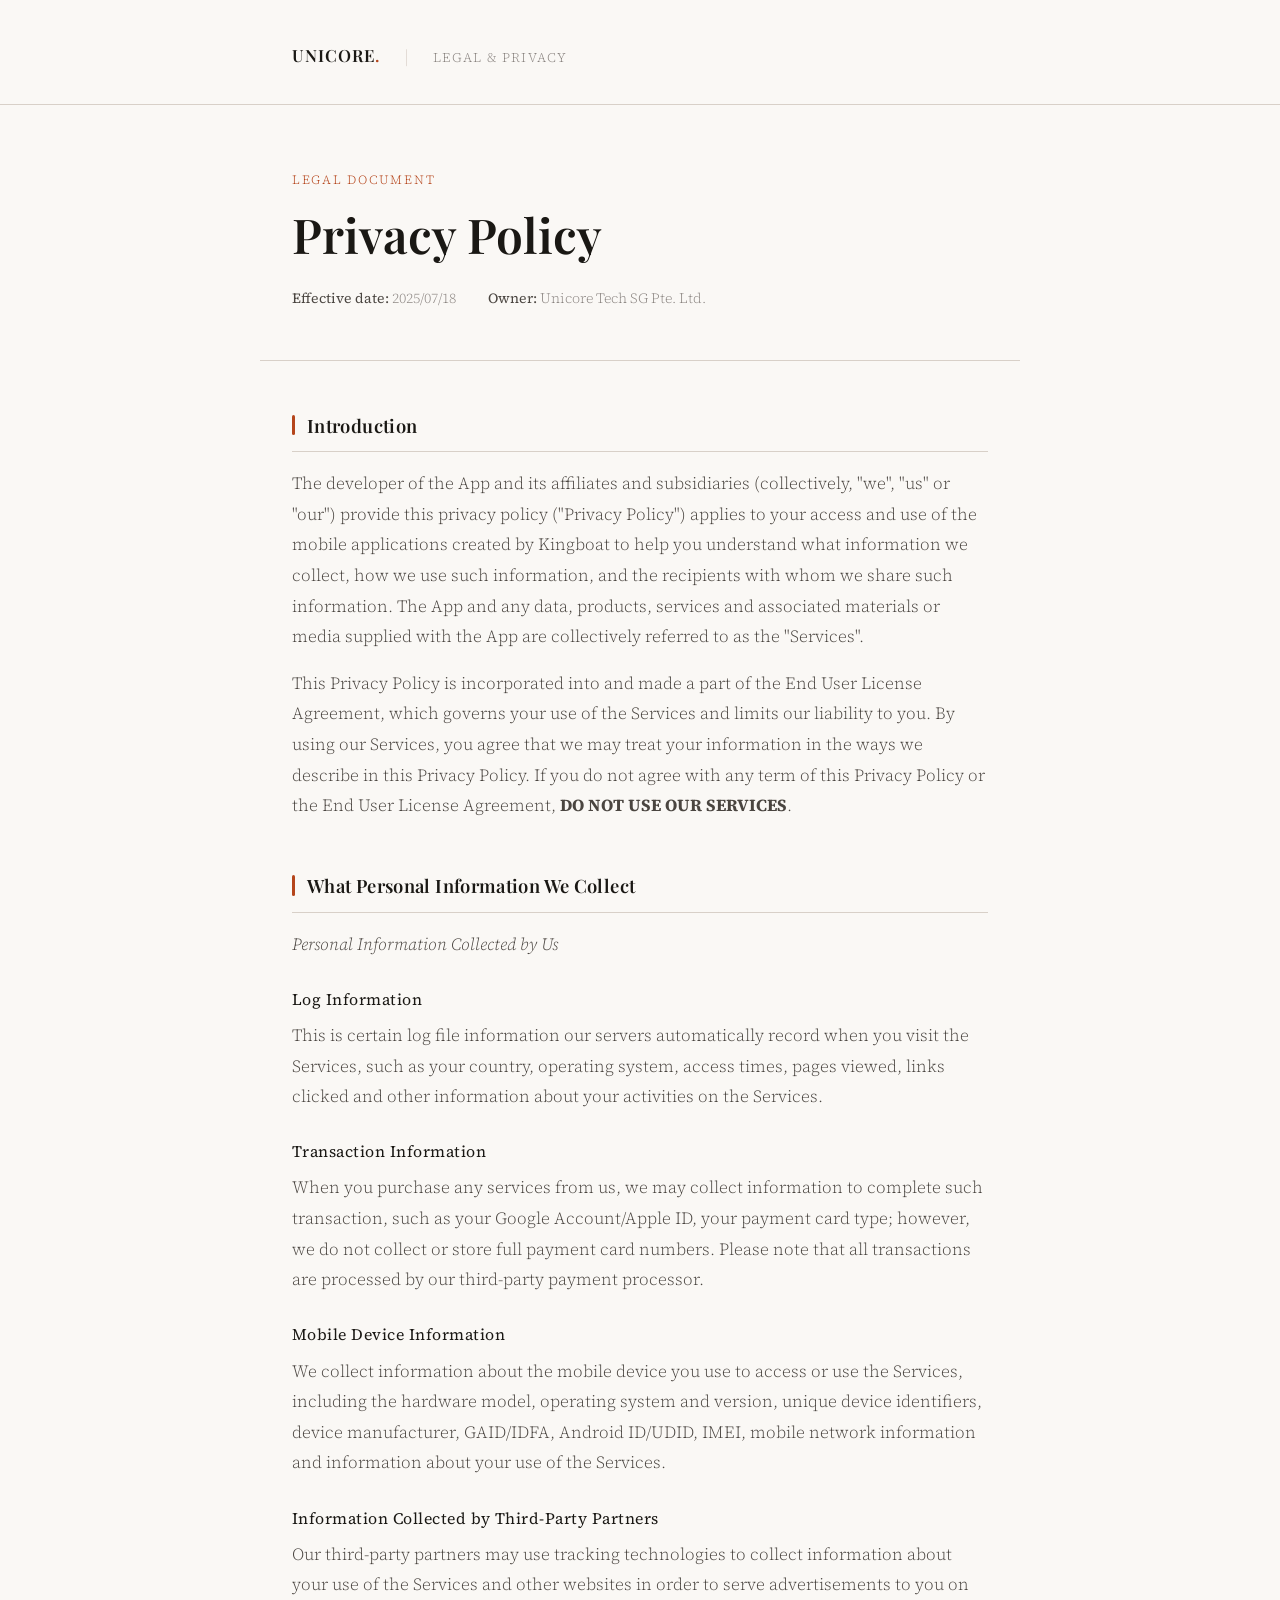
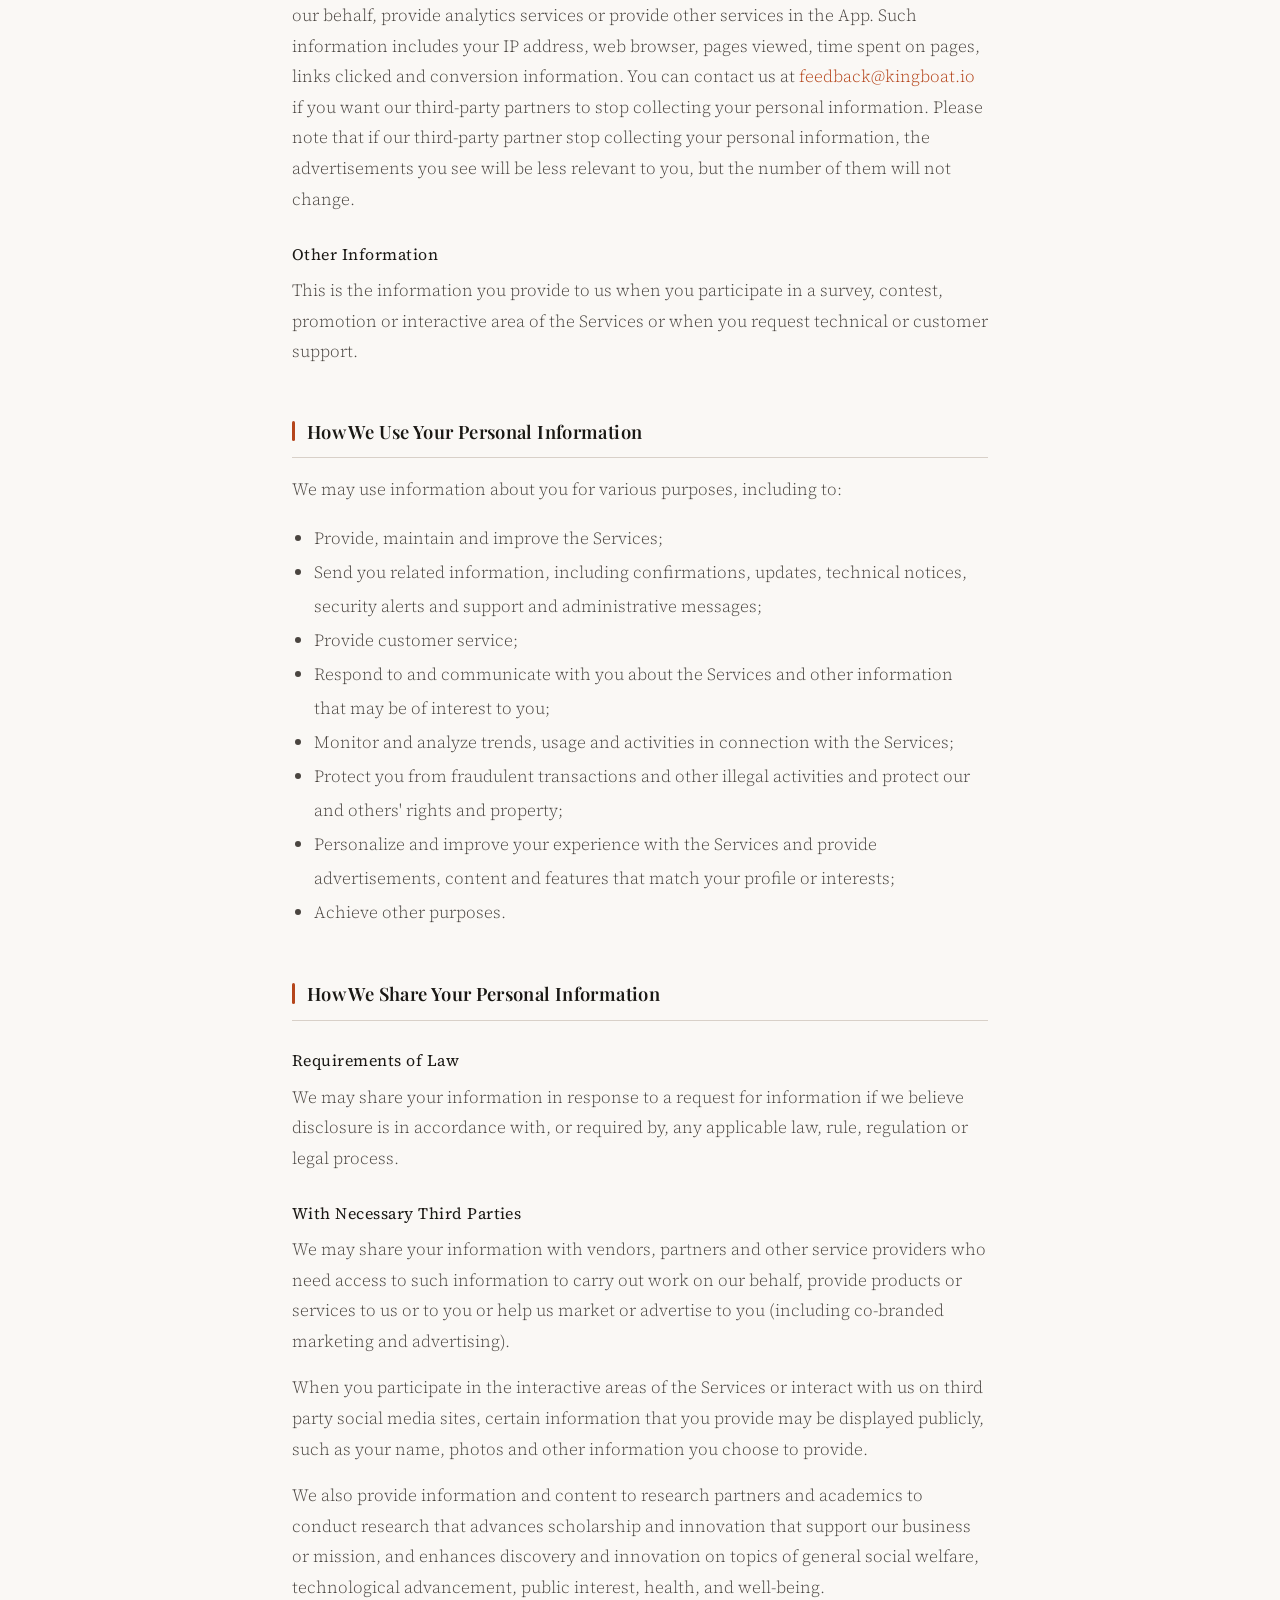
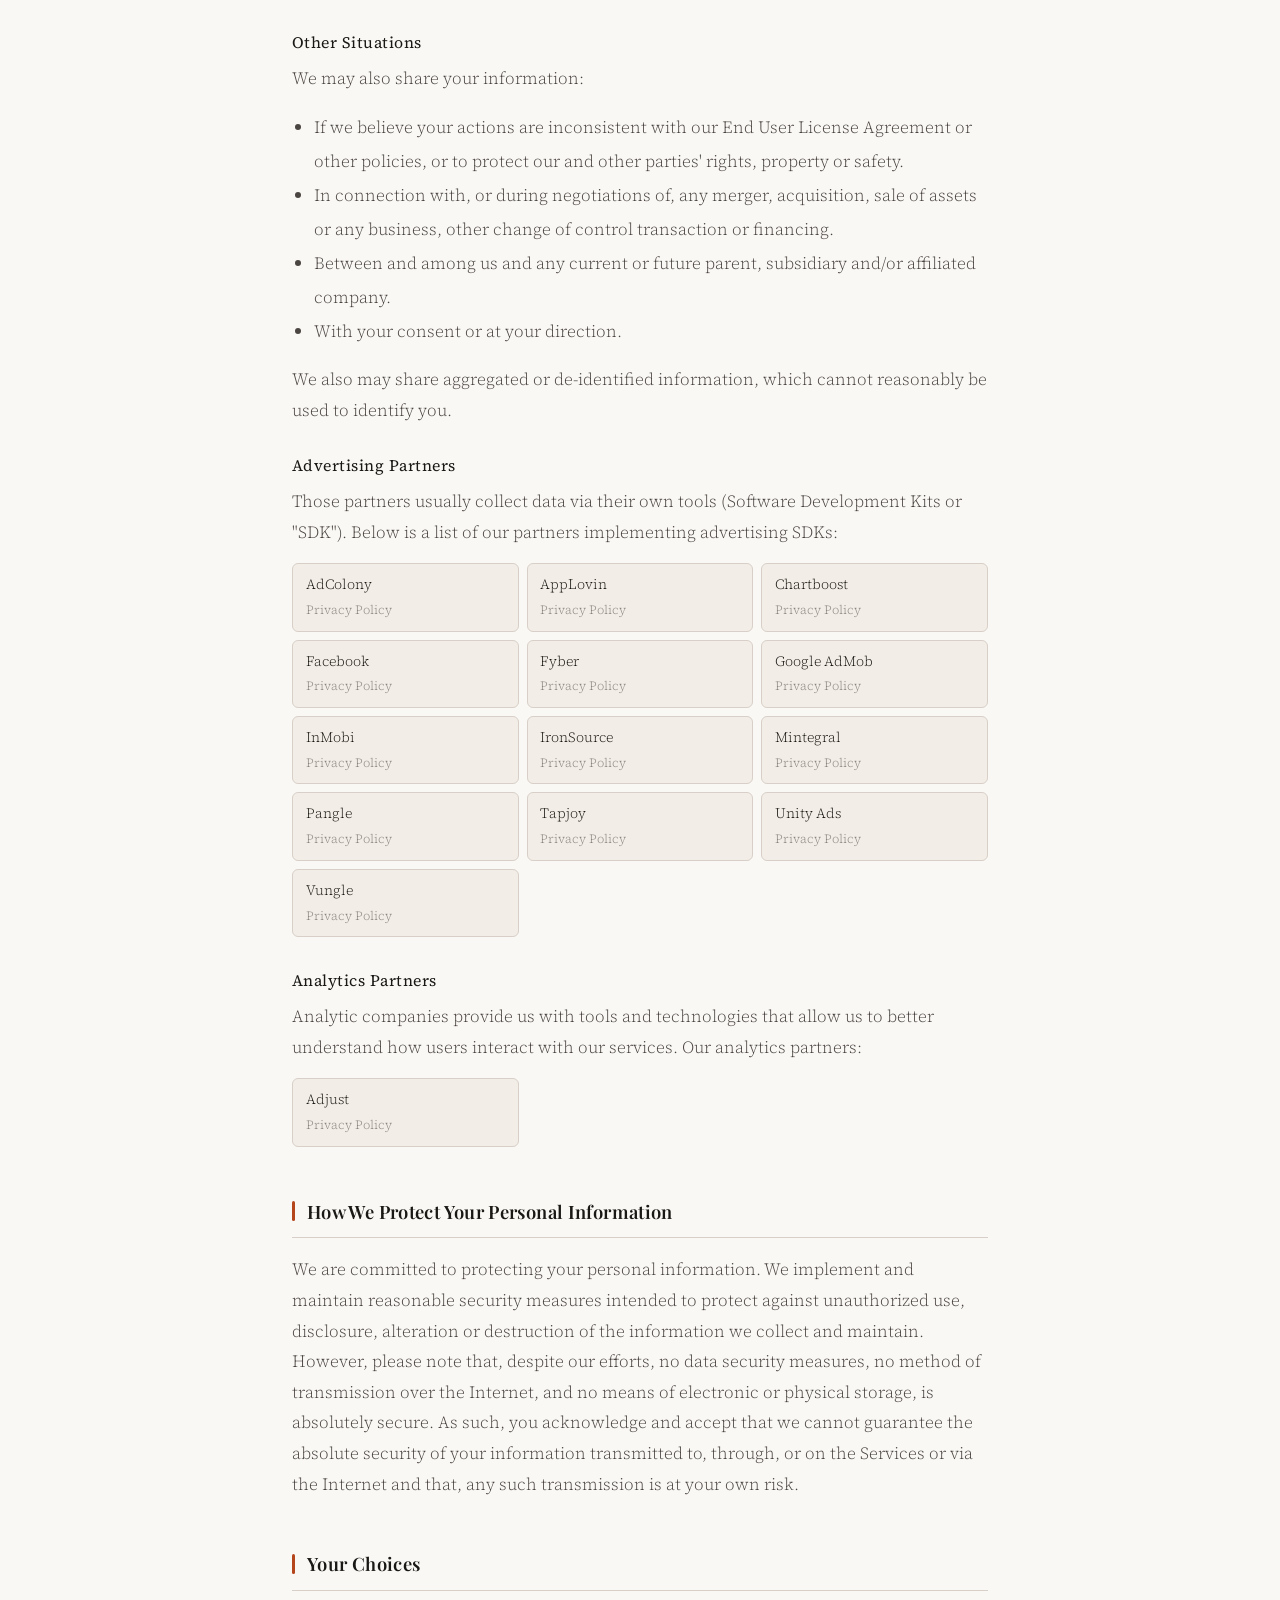
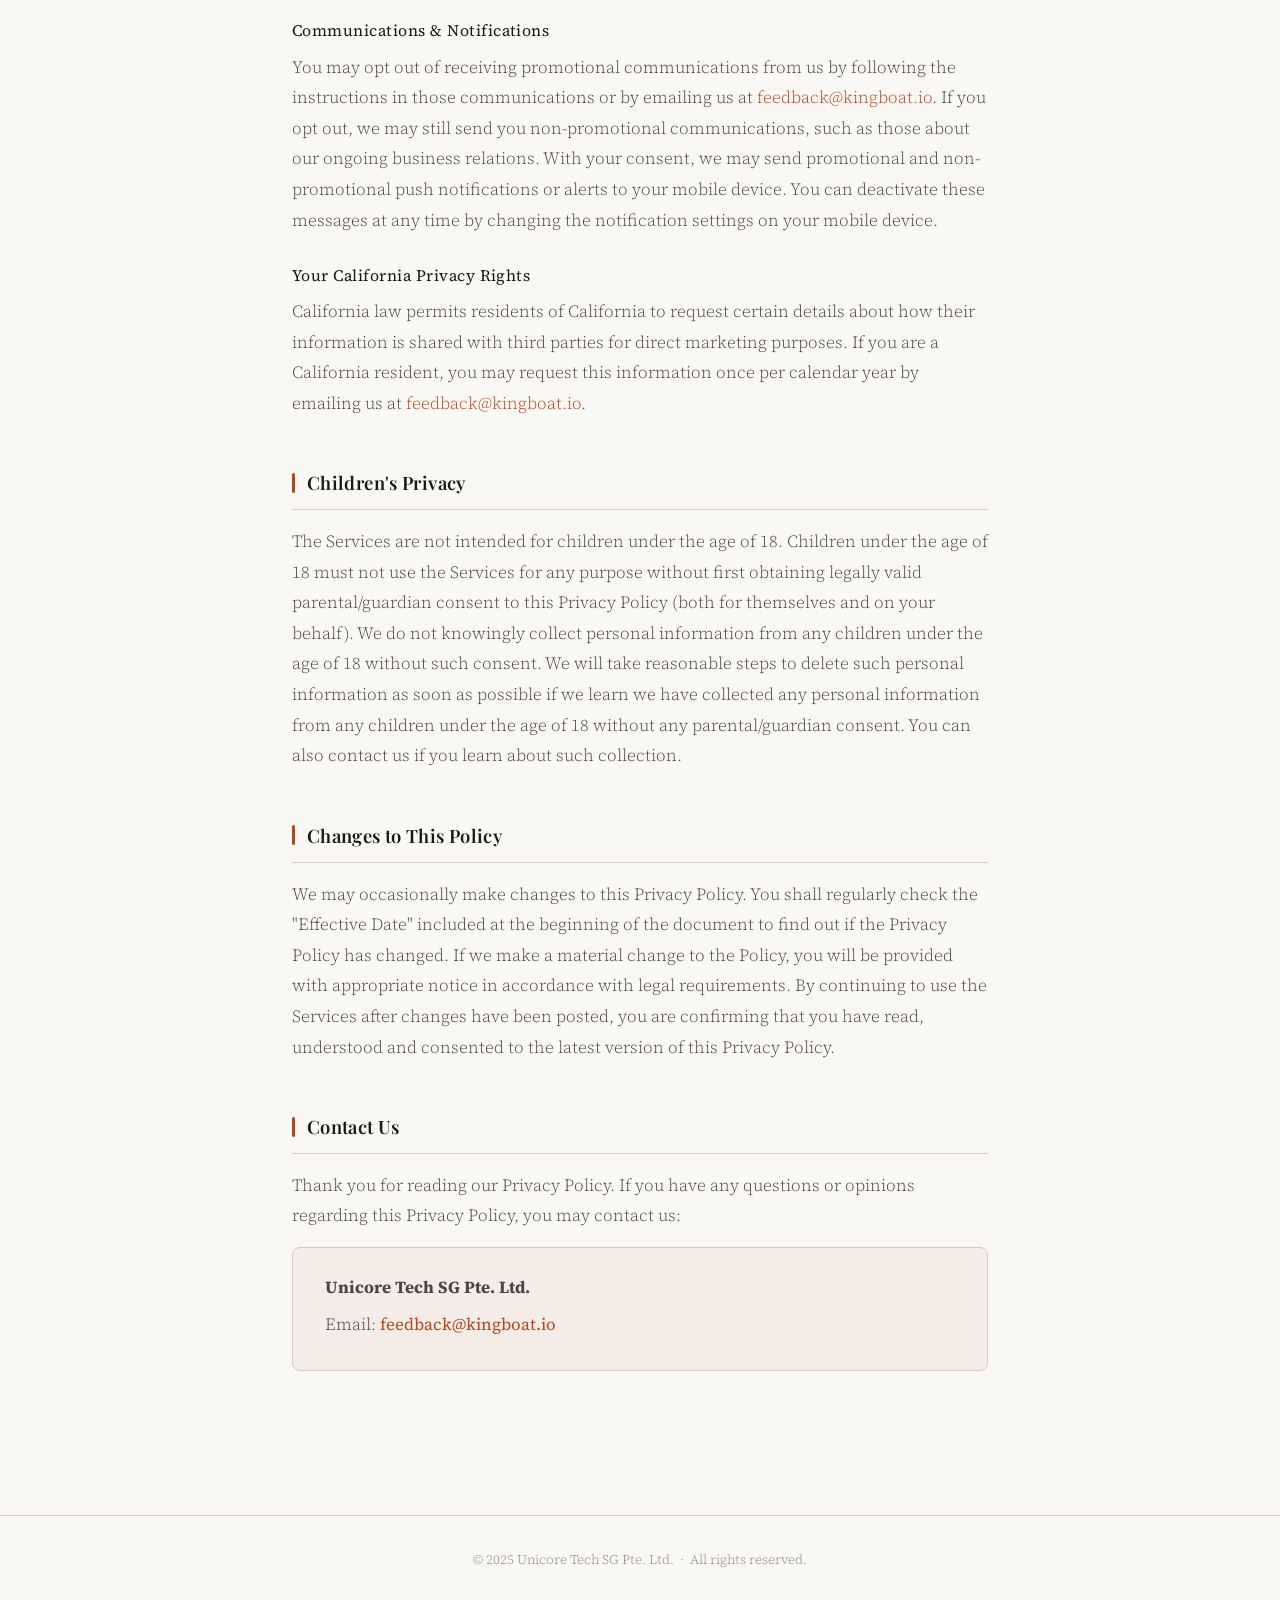
<file: privacy.html>
<!DOCTYPE html>
<html lang="en">
<head>
  <meta charset="UTF-8" />
  <meta name="viewport" content="width=device-width, initial-scale=1.0" />
  <title>Privacy Policy — Unicore Tech SG</title>
  <link rel="preconnect" href="https://fonts.googleapis.com" />
  <link rel="preconnect" href="https://fonts.gstatic.com" crossorigin />
  <link href="https://fonts.googleapis.com/css2?family=Playfair+Display:wght@400;600&family=Source+Serif+4:ital,opsz,wght@0,8..60,300;0,8..60,400;1,8..60,300&display=swap" rel="stylesheet" />
  <style>
    :root {
      --ink: #1a1814;
      --ink-light: #4a4540;
      --ink-faint: #8a8480;
      --rule: #d8d0c8;
      --bg: #faf8f5;
      --bg-warm: #f2ede6;
      --accent: #b5451b;
      --accent-light: #f5ece8;
    }

    *, *::before, *::after { box-sizing: border-box; margin: 0; padding: 0; }

    html { scroll-behavior: smooth; }

    body {
      background: var(--bg);
      color: var(--ink);
      font-family: 'Source Serif 4', Georgia, serif;
      font-weight: 300;
      font-size: 17px;
      line-height: 1.8;
      -webkit-font-smoothing: antialiased;
    }

    /* ── Header ── */
    header {
      border-bottom: 1px solid var(--rule);
      padding: 2.5rem 0 2rem;
      background: var(--bg);
      position: sticky;
      top: 0;
      z-index: 10;
    }
    .header-inner {
      max-width: 760px;
      margin: 0 auto;
      padding: 0 2rem;
      display: flex;
      align-items: baseline;
      gap: 1.5rem;
    }
    .brand {
      font-family: 'Playfair Display', Georgia, serif;
      font-weight: 600;
      font-size: 1.05rem;
      letter-spacing: 0.06em;
      text-transform: uppercase;
      color: var(--ink);
      text-decoration: none;
    }
    .brand span { color: var(--accent); }
    .header-divider { color: var(--rule); font-weight: 300; }
    .header-label {
      font-size: 0.82rem;
      letter-spacing: 0.1em;
      text-transform: uppercase;
      color: var(--ink-faint);
    }

    /* ── Hero ── */
    .hero {
      max-width: 760px;
      margin: 0 auto;
      padding: 4rem 2rem 3rem;
      border-bottom: 1px solid var(--rule);
    }
    .hero-eyebrow {
      font-size: 0.78rem;
      letter-spacing: 0.14em;
      text-transform: uppercase;
      color: var(--accent);
      margin-bottom: 1rem;
    }
    h1 {
      font-family: 'Playfair Display', Georgia, serif;
      font-weight: 600;
      font-size: clamp(2rem, 5vw, 3rem);
      line-height: 1.15;
      color: var(--ink);
      margin-bottom: 1.5rem;
    }
    .hero-meta {
      display: flex;
      flex-wrap: wrap;
      gap: 2rem;
      font-size: 0.88rem;
      color: var(--ink-faint);
    }
    .hero-meta strong { color: var(--ink-light); font-weight: 400; }

    /* ── Layout ── */
    .document {
      max-width: 760px;
      margin: 0 auto;
      padding: 3rem 2rem 6rem;
    }

    /* ── Section ── */
    section { margin-bottom: 3rem; }

    h2 {
      font-family: 'Playfair Display', Georgia, serif;
      font-weight: 600;
      font-size: 1.15rem;
      letter-spacing: 0.02em;
      color: var(--ink);
      margin-bottom: 1rem;
      padding-bottom: 0.6rem;
      border-bottom: 1px solid var(--rule);
      display: flex;
      align-items: center;
      gap: 0.75rem;
    }
    h2::before {
      content: '';
      display: inline-block;
      width: 3px;
      height: 1.1em;
      background: var(--accent);
      border-radius: 2px;
      flex-shrink: 0;
    }

    h3 {
      font-family: 'Source Serif 4', Georgia, serif;
      font-weight: 400;
      font-size: 1rem;
      letter-spacing: 0.03em;
      color: var(--ink);
      margin-top: 1.6rem;
      margin-bottom: 0.4rem;
    }

    p { margin-bottom: 1rem; color: var(--ink-light); }

    a {
      color: var(--accent);
      text-decoration: none;
      border-bottom: 1px solid transparent;
      transition: border-color 0.2s;
    }
    a:hover { border-color: var(--accent); }

    /* ── Partner list ── */
    .partner-grid {
      display: grid;
      grid-template-columns: repeat(auto-fill, minmax(200px, 1fr));
      gap: 0.5rem;
      margin-top: 1rem;
    }
    .partner-item {
      background: var(--bg-warm);
      border: 1px solid var(--rule);
      border-radius: 6px;
      padding: 0.5rem 0.8rem;
      font-size: 0.88rem;
    }
    .partner-item a { font-size: 0.78rem; display: block; color: var(--ink-faint); margin-top: 0.1rem; }
    .partner-item a:hover { color: var(--accent); }

    /* ── Contact box ── */
    .contact-box {
      background: var(--accent-light);
      border: 1px solid #dfc5bc;
      border-radius: 8px;
      padding: 1.5rem 2rem;
      margin-top: 1rem;
    }
    .contact-box p { color: var(--ink-light); margin-bottom: 0.4rem; }
    .contact-box a { font-weight: 400; }

    /* ── Footer ── */
    footer {
      border-top: 1px solid var(--rule);
      padding: 2rem;
      text-align: center;
      font-size: 0.82rem;
      color: var(--ink-faint);
    }

    @media (max-width: 600px) {
      .header-inner { flex-direction: column; gap: 0.3rem; }
      .header-divider { display: none; }
      .partner-grid { grid-template-columns: 1fr 1fr; }
    }
  </style>
</head>
<body>

<header>
  <div class="header-inner">
    <a class="brand" href="/">Unicore<span>.</span></a>
    <span class="header-divider">|</span>
    <span class="header-label">Legal &amp; Privacy</span>
  </div>
</header>

<div class="hero">
  <p class="hero-eyebrow">Legal Document</p>
  <h1>Privacy Policy</h1>
  <div class="hero-meta">
    <span><strong>Effective date:</strong> 2025/07/18</span>
    <span><strong>Owner:</strong> Unicore Tech SG Pte. Ltd.</span>
  </div>
</div>

<main class="document">

  <section>
    <h2>Introduction</h2>
    <p>The developer of the App and its affiliates and subsidiaries (collectively, "we", "us" or "our") provide this privacy policy ("Privacy Policy") applies to your access and use of the mobile applications created by Kingboat to help you understand what information we collect, how we use such information, and the recipients with whom we share such information. The App and any data, products, services and associated materials or media supplied with the App are collectively referred to as the "Services".</p>
    <p>This Privacy Policy is incorporated into and made a part of the End User License Agreement, which governs your use of the Services and limits our liability to you. By using our Services, you agree that we may treat your information in the ways we describe in this Privacy Policy. If you do not agree with any term of this Privacy Policy or the End User License Agreement, <strong>DO NOT USE OUR SERVICES</strong>.</p>
  </section>

  <section>
    <h2>What Personal Information We Collect</h2>
    <p><em>Personal Information Collected by Us</em></p>

    <h3>Log Information</h3>
    <p>This is certain log file information our servers automatically record when you visit the Services, such as your country, operating system, access times, pages viewed, links clicked and other information about your activities on the Services.</p>

    <h3>Transaction Information</h3>
    <p>When you purchase any services from us, we may collect information to complete such transaction, such as your Google Account/Apple ID, your payment card type; however, we do not collect or store full payment card numbers. Please note that all transactions are processed by our third-party payment processor.</p>

    <h3>Mobile Device Information</h3>
    <p>We collect information about the mobile device you use to access or use the Services, including the hardware model, operating system and version, unique device identifiers, device manufacturer, GAID/IDFA, Android ID/UDID, IMEI, mobile network information and information about your use of the Services.</p>

    <h3>Information Collected by Third-Party Partners</h3>
    <p>Our third-party partners may use tracking technologies to collect information about your use of the Services and other websites in order to serve advertisements to you on our behalf, provide analytics services or provide other services in the App. Such information includes your IP address, web browser, pages viewed, time spent on pages, links clicked and conversion information. You can contact us at <a href="mailto:feedback@kingboat.io">feedback@kingboat.io</a> if you want our third-party partners to stop collecting your personal information. Please note that if our third-party partner stop collecting your personal information, the advertisements you see will be less relevant to you, but the number of them will not change.</p>

    <h3>Other Information</h3>
    <p>This is the information you provide to us when you participate in a survey, contest, promotion or interactive area of the Services or when you request technical or customer support.</p>
  </section>

  <section>
    <h2>How We Use Your Personal Information</h2>
    <p>We may use information about you for various purposes, including to:</p>
    <ul style="padding-left:1.4rem; color: var(--ink-light); line-height:2;">
      <li>Provide, maintain and improve the Services;</li>
      <li>Send you related information, including confirmations, updates, technical notices, security alerts and support and administrative messages;</li>
      <li>Provide customer service;</li>
      <li>Respond to and communicate with you about the Services and other information that may be of interest to you;</li>
      <li>Monitor and analyze trends, usage and activities in connection with the Services;</li>
      <li>Protect you from fraudulent transactions and other illegal activities and protect our and others' rights and property;</li>
      <li>Personalize and improve your experience with the Services and provide advertisements, content and features that match your profile or interests;</li>
      <li>Achieve other purposes.</li>
    </ul>
  </section>

  <section>
    <h2>How We Share Your Personal Information</h2>

    <h3>Requirements of Law</h3>
    <p>We may share your information in response to a request for information if we believe disclosure is in accordance with, or required by, any applicable law, rule, regulation or legal process.</p>

    <h3>With Necessary Third Parties</h3>
    <p>We may share your information with vendors, partners and other service providers who need access to such information to carry out work on our behalf, provide products or services to us or to you or help us market or advertise to you (including co-branded marketing and advertising).</p>
    <p>When you participate in the interactive areas of the Services or interact with us on third party social media sites, certain information that you provide may be displayed publicly, such as your name, photos and other information you choose to provide.</p>
    <p>We also provide information and content to research partners and academics to conduct research that advances scholarship and innovation that support our business or mission, and enhances discovery and innovation on topics of general social welfare, technological advancement, public interest, health, and well-being.</p>

    <h3>Other Situations</h3>
    <p>We may also share your information:</p>
    <ul style="padding-left:1.4rem; color: var(--ink-light); line-height:2;">
      <li>If we believe your actions are inconsistent with our End User License Agreement or other policies, or to protect our and other parties' rights, property or safety.</li>
      <li>In connection with, or during negotiations of, any merger, acquisition, sale of assets or any business, other change of control transaction or financing.</li>
      <li>Between and among us and any current or future parent, subsidiary and/or affiliated company.</li>
      <li>With your consent or at your direction.</li>
    </ul>
    <p style="margin-top:1rem;">We also may share aggregated or de-identified information, which cannot reasonably be used to identify you.</p>

    <h3>Advertising Partners</h3>
    <p>Those partners usually collect data via their own tools (Software Development Kits or "SDK"). Below is a list of our partners implementing advertising SDKs:</p>
    <div class="partner-grid">
      <div class="partner-item">AdColony<a href="https://www.adcolony.com/privacy-policy/" target="_blank" rel="noopener">Privacy Policy</a></div>
      <div class="partner-item">AppLovin<a href="https://www.applovin.com/privacy/" target="_blank" rel="noopener">Privacy Policy</a></div>
      <div class="partner-item">Chartboost<a href="https://answers.chartboost.com/en-us/articles/200780269" target="_blank" rel="noopener">Privacy Policy</a></div>
      <div class="partner-item">Facebook<a href="https://www.facebook.com/about/privacy" target="_blank" rel="noopener">Privacy Policy</a></div>
      <div class="partner-item">Fyber<a href="https://www.fyber.com/privacy-policy/" target="_blank" rel="noopener">Privacy Policy</a></div>
      <div class="partner-item">Google AdMob<a href="https://policies.google.com/privacy?hl=en" target="_blank" rel="noopener">Privacy Policy</a></div>
      <div class="partner-item">InMobi<a href="https://www.inmobi.com/privacy-policy/" target="_blank" rel="noopener">Privacy Policy</a></div>
      <div class="partner-item">IronSource<a href="https://developers.ironsrc.com/ironsource-mobile/air/ironsource-mobile-privacy-policy/" target="_blank" rel="noopener">Privacy Policy</a></div>
      <div class="partner-item">Mintegral<a href="https://www.mintegral.com/en/privacy/" target="_blank" rel="noopener">Privacy Policy</a></div>
      <div class="partner-item">Pangle<a href="https://www.pangleglobal.com/privacy" target="_blank" rel="noopener">Privacy Policy</a></div>
      <div class="partner-item">Tapjoy<a href="https://www.tapjoy.com/legal/tapjoy-users/#privacy-policy" target="_blank" rel="noopener">Privacy Policy</a></div>
      <div class="partner-item">Unity Ads<a href="https://unity3d.com/legal/privacy-policy" target="_blank" rel="noopener">Privacy Policy</a></div>
      <div class="partner-item">Vungle<a href="https://vungle.com/privacy/" target="_blank" rel="noopener">Privacy Policy</a></div>
    </div>

    <h3 style="margin-top:1.8rem;">Analytics Partners</h3>
    <p>Analytic companies provide us with tools and technologies that allow us to better understand how users interact with our services. Our analytics partners:</p>
    <div class="partner-grid">
      <div class="partner-item">Adjust<a href="https://www.adjust.com/terms/privacy-policy/" target="_blank" rel="noopener">Privacy Policy</a></div>
    </div>
  </section>

  <section>
    <h2>How We Protect Your Personal Information</h2>
    <p>We are committed to protecting your personal information. We implement and maintain reasonable security measures intended to protect against unauthorized use, disclosure, alteration or destruction of the information we collect and maintain. However, please note that, despite our efforts, no data security measures, no method of transmission over the Internet, and no means of electronic or physical storage, is absolutely secure. As such, you acknowledge and accept that we cannot guarantee the absolute security of your information transmitted to, through, or on the Services or via the Internet and that, any such transmission is at your own risk.</p>
  </section>

  <section>
    <h2>Your Choices</h2>

    <h3>Communications &amp; Notifications</h3>
    <p>You may opt out of receiving promotional communications from us by following the instructions in those communications or by emailing us at <a href="mailto:feedback@kingboat.io">feedback@kingboat.io</a>. If you opt out, we may still send you non-promotional communications, such as those about our ongoing business relations. With your consent, we may send promotional and non-promotional push notifications or alerts to your mobile device. You can deactivate these messages at any time by changing the notification settings on your mobile device.</p>

    <h3>Your California Privacy Rights</h3>
    <p>California law permits residents of California to request certain details about how their information is shared with third parties for direct marketing purposes. If you are a California resident, you may request this information once per calendar year by emailing us at <a href="mailto:feedback@kingboat.io">feedback@kingboat.io</a>.</p>
  </section>

  <section>
    <h2>Children's Privacy</h2>
    <p>The Services are not intended for children under the age of 18. Children under the age of 18 must not use the Services for any purpose without first obtaining legally valid parental/guardian consent to this Privacy Policy (both for themselves and on your behalf). We do not knowingly collect personal information from any children under the age of 18 without such consent. We will take reasonable steps to delete such personal information as soon as possible if we learn we have collected any personal information from any children under the age of 18 without any parental/guardian consent. You can also contact us if you learn about such collection.</p>
  </section>

  <section>
    <h2>Changes to This Policy</h2>
    <p>We may occasionally make changes to this Privacy Policy. You shall regularly check the "Effective Date" included at the beginning of the document to find out if the Privacy Policy has changed. If we make a material change to the Policy, you will be provided with appropriate notice in accordance with legal requirements. By continuing to use the Services after changes have been posted, you are confirming that you have read, understood and consented to the latest version of this Privacy Policy.</p>
  </section>

  <section>
    <h2>Contact Us</h2>
    <p>Thank you for reading our Privacy Policy. If you have any questions or opinions regarding this Privacy Policy, you may contact us:</p>
    <div class="contact-box">
      <p><strong>Unicore Tech SG Pte. Ltd.</strong></p>
      <p>Email: <a href="mailto:feedback@kingboat.io">feedback@kingboat.io</a></p>
    </div>
  </section>

</main>

<footer>
  &copy; 2025 Unicore Tech SG Pte. Ltd. &nbsp;·&nbsp; All rights reserved.
</footer>

</body>
</html>
</file>
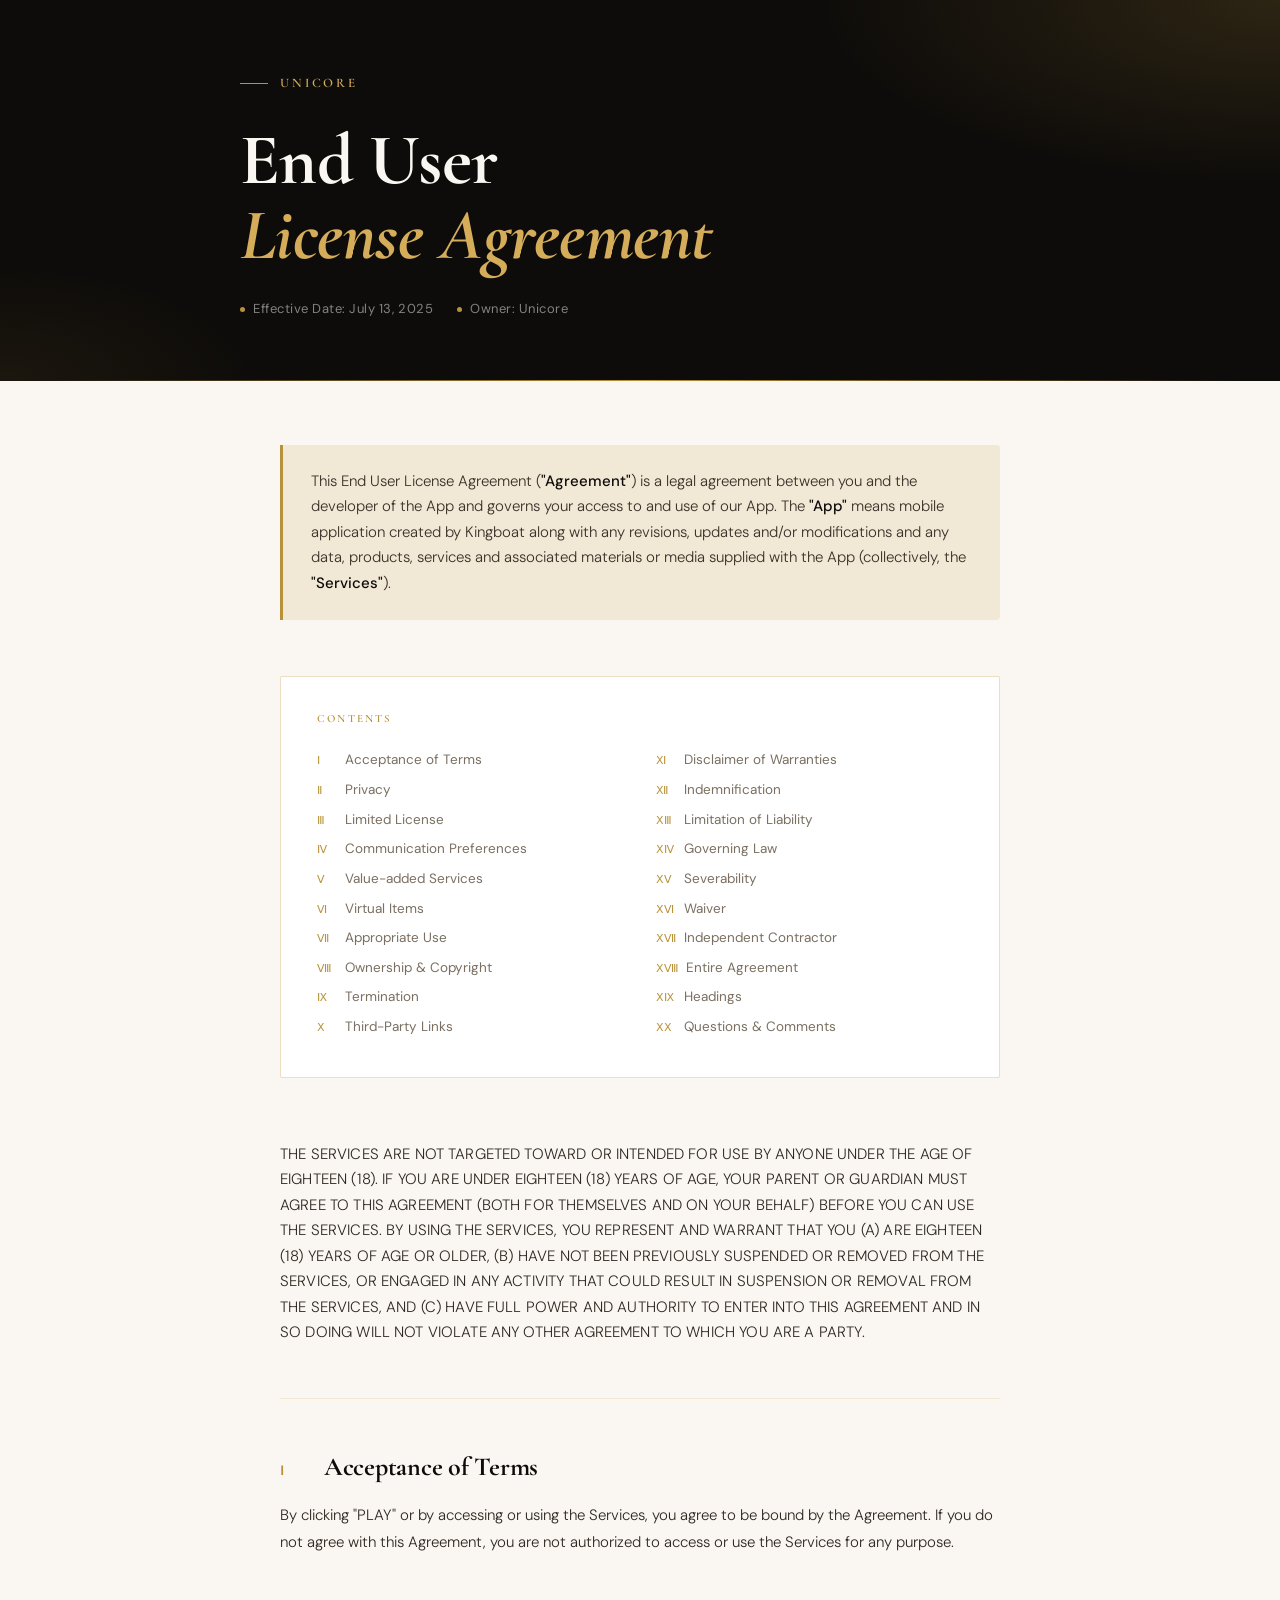
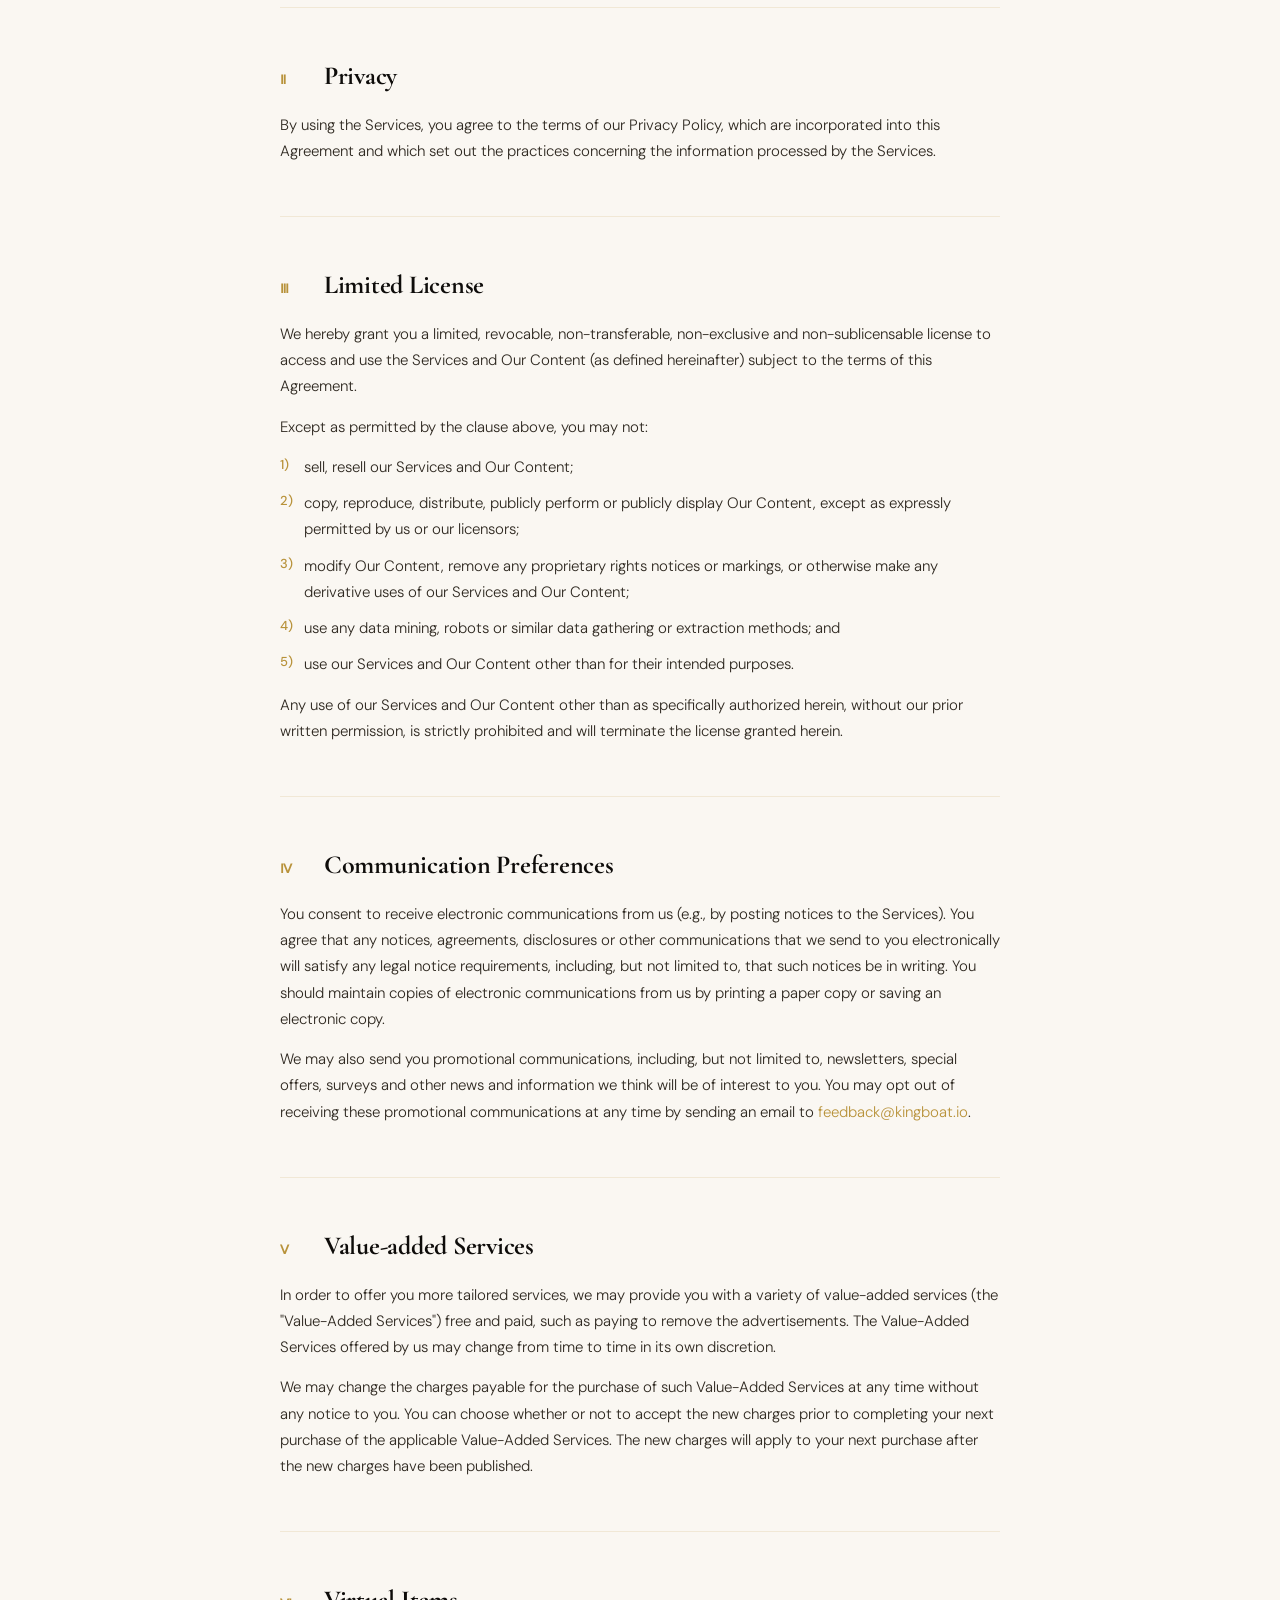
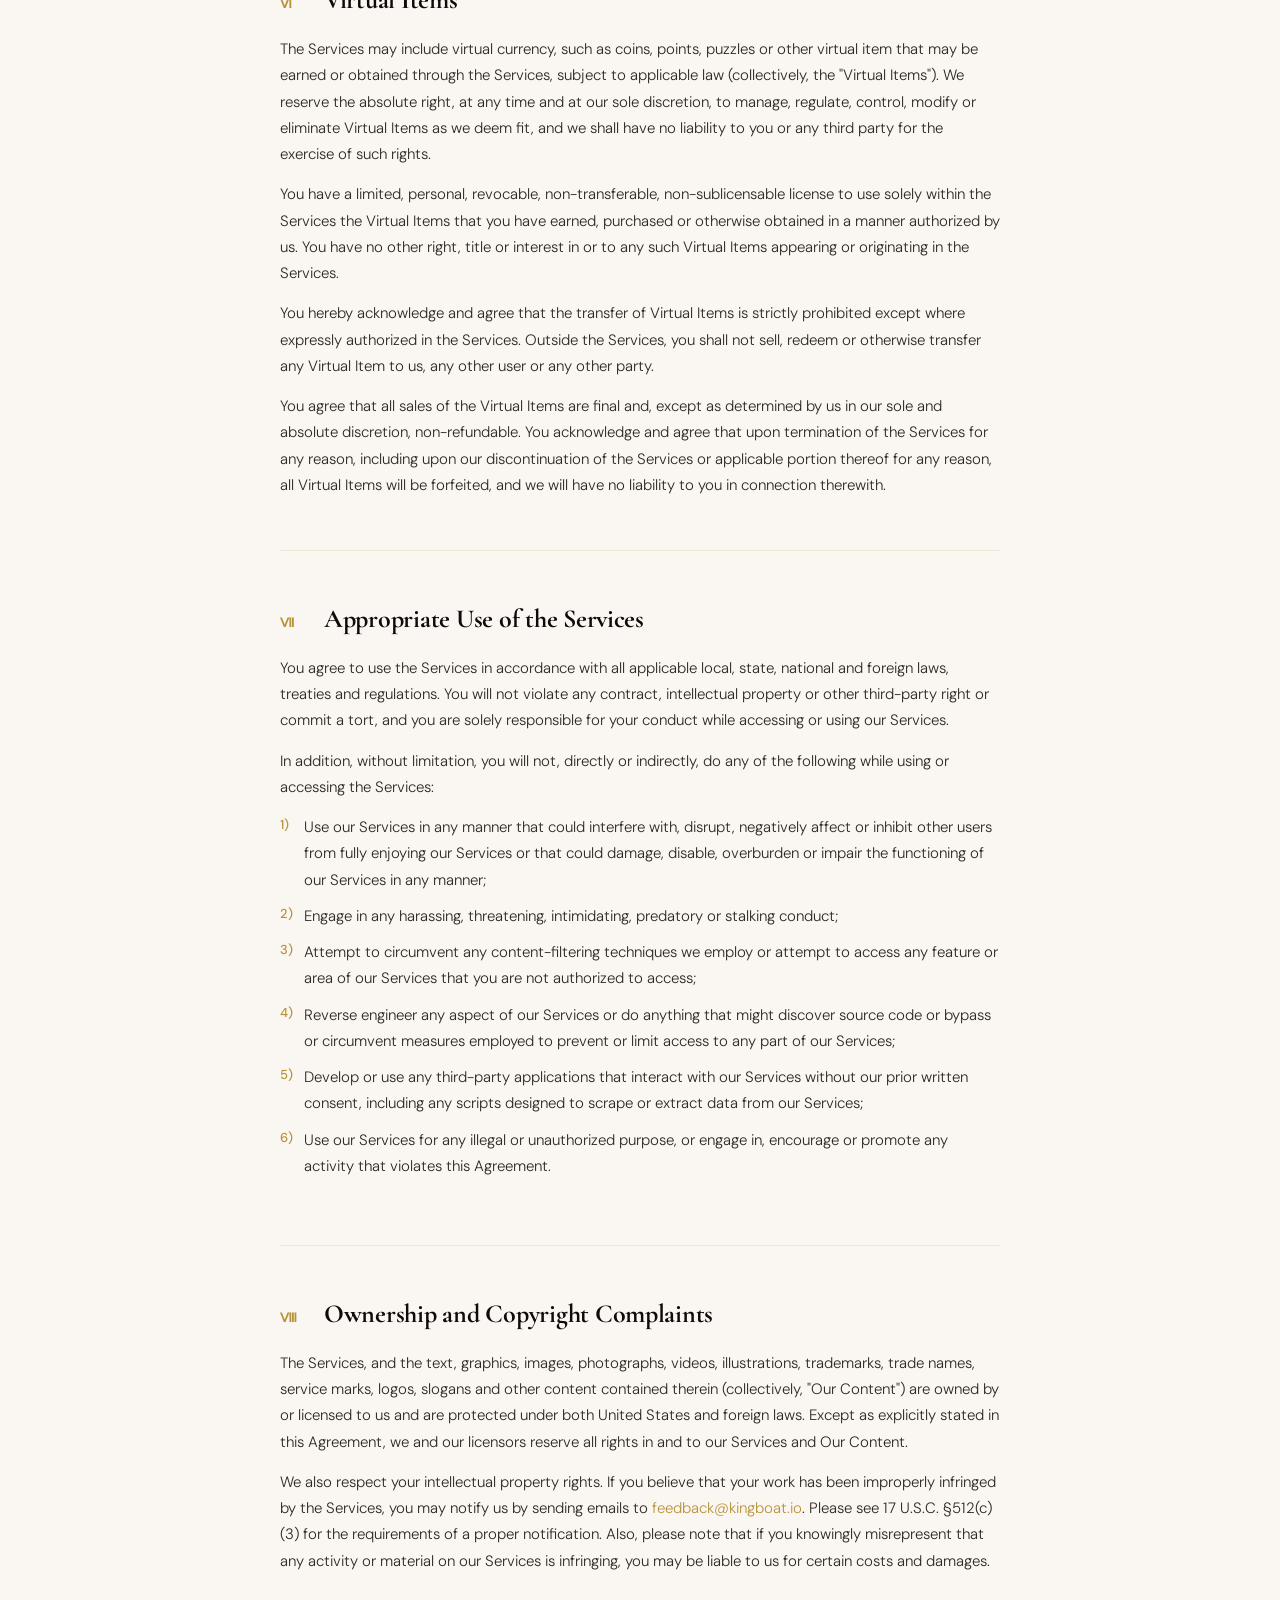
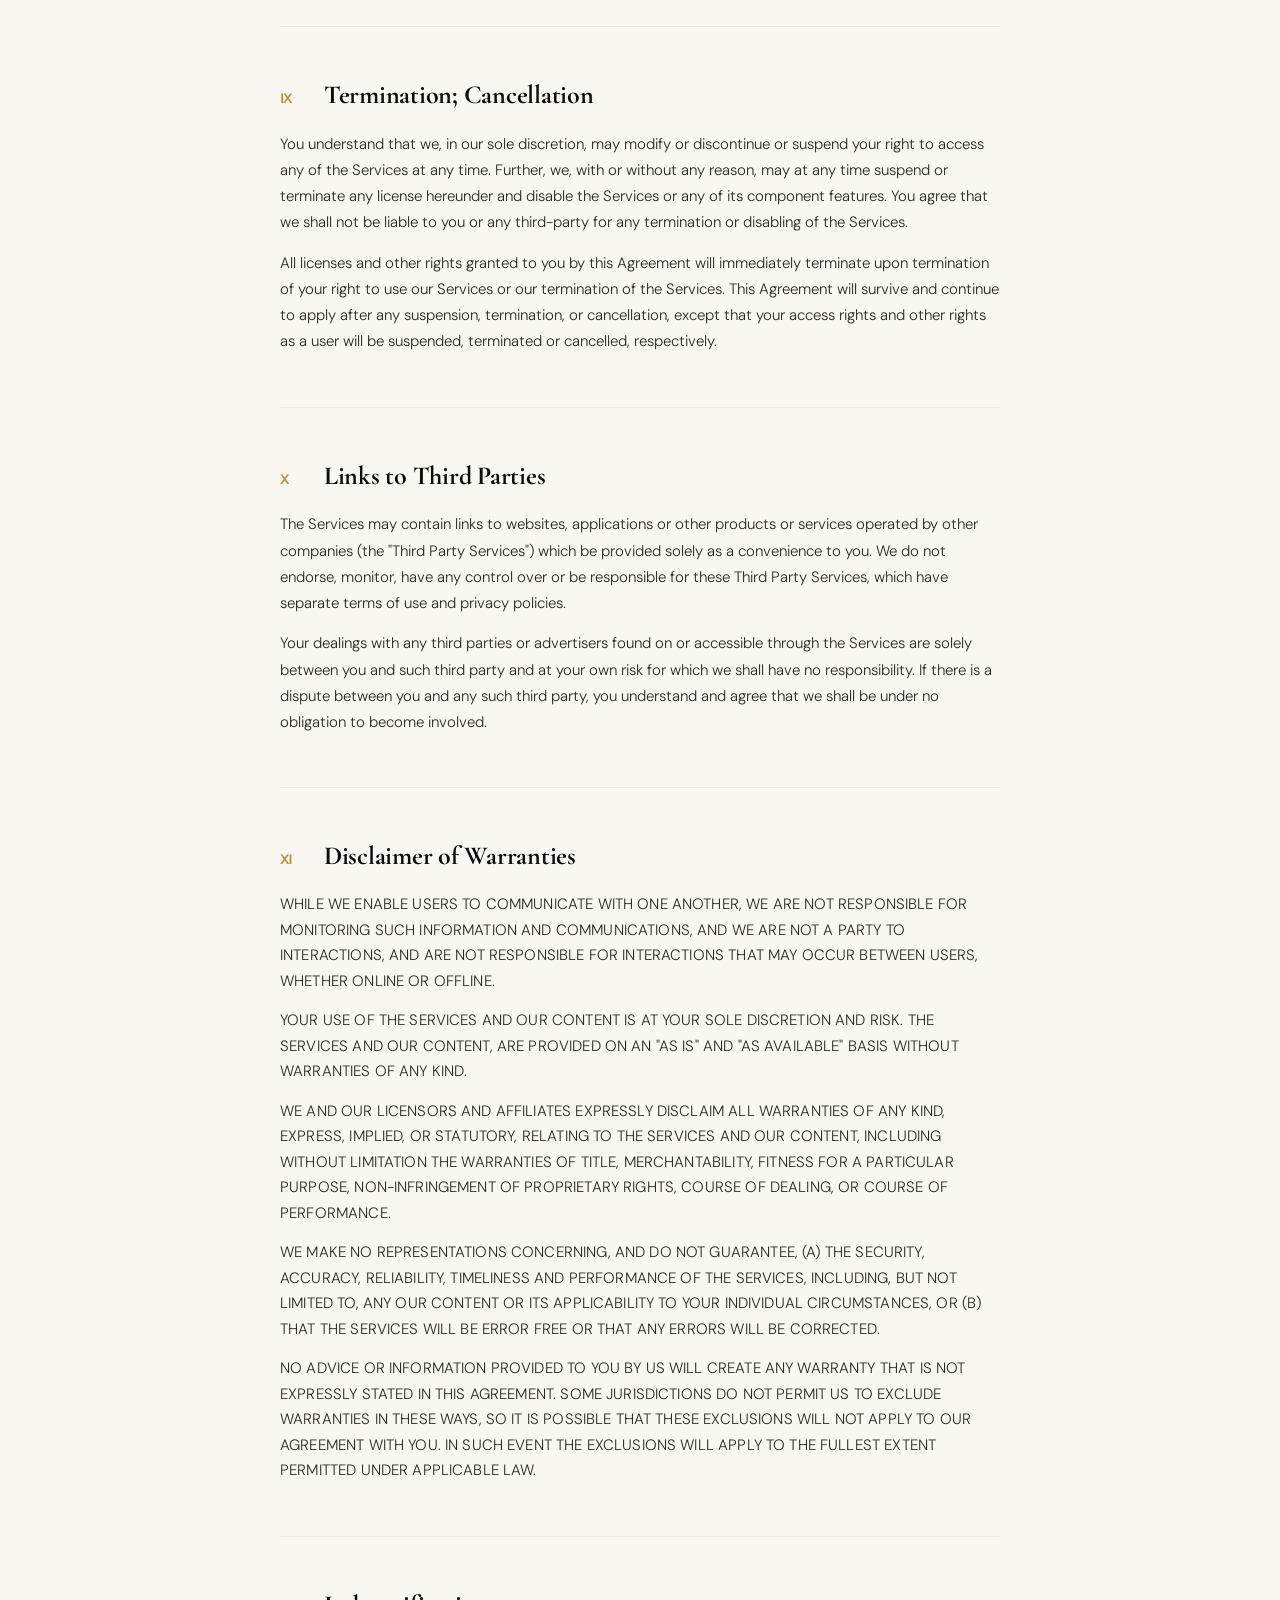
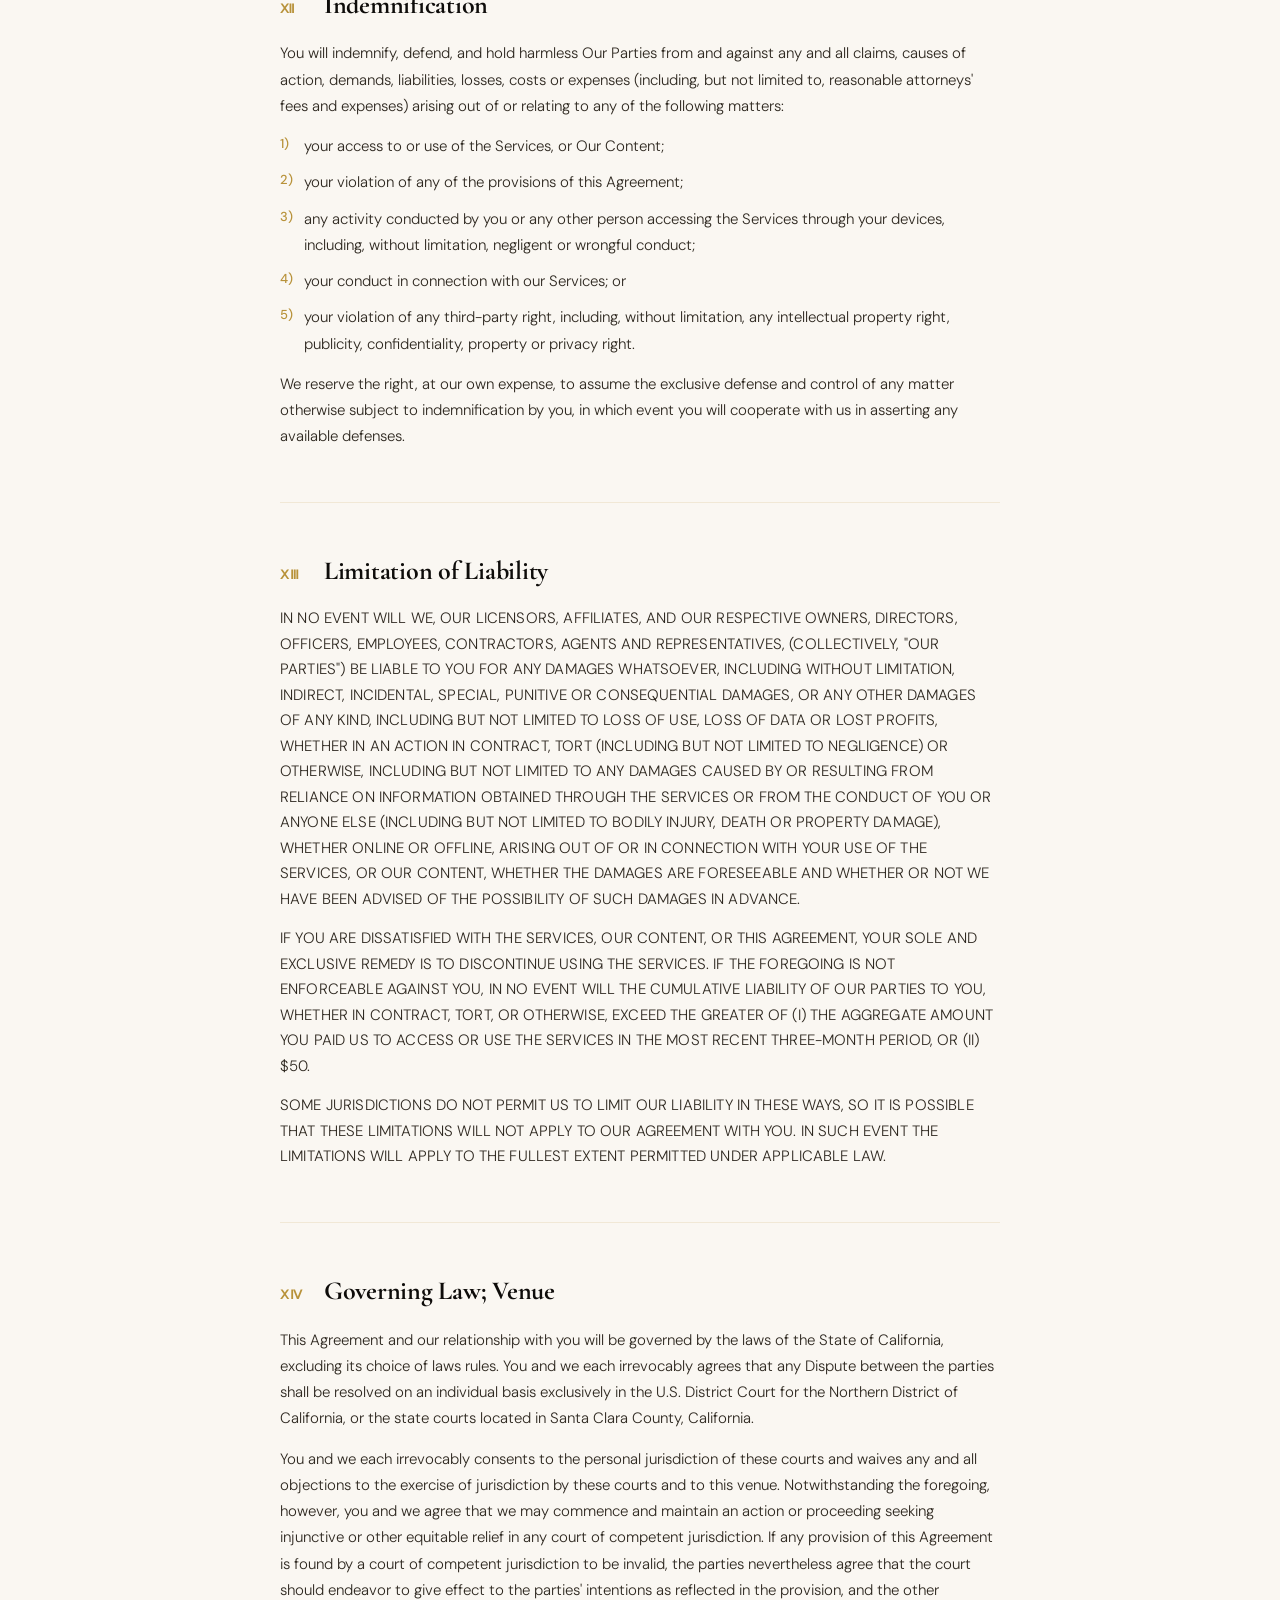
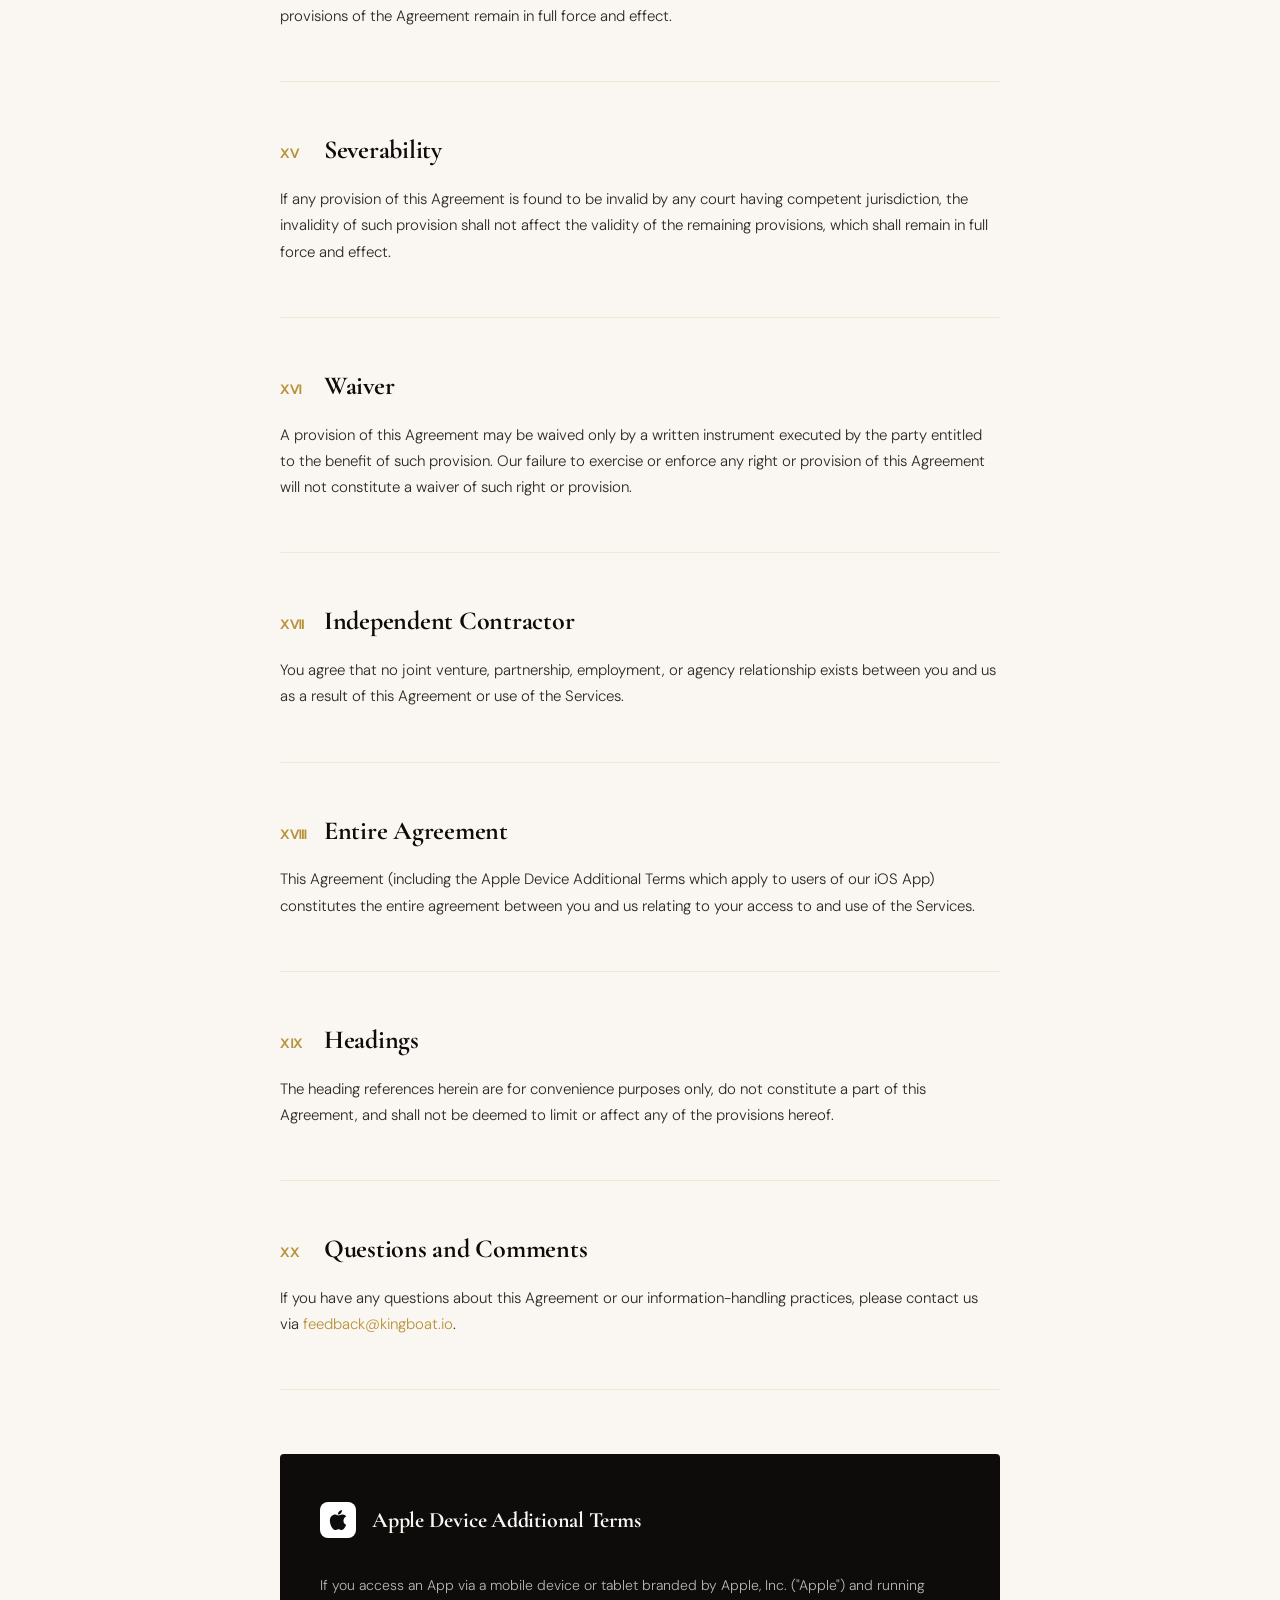
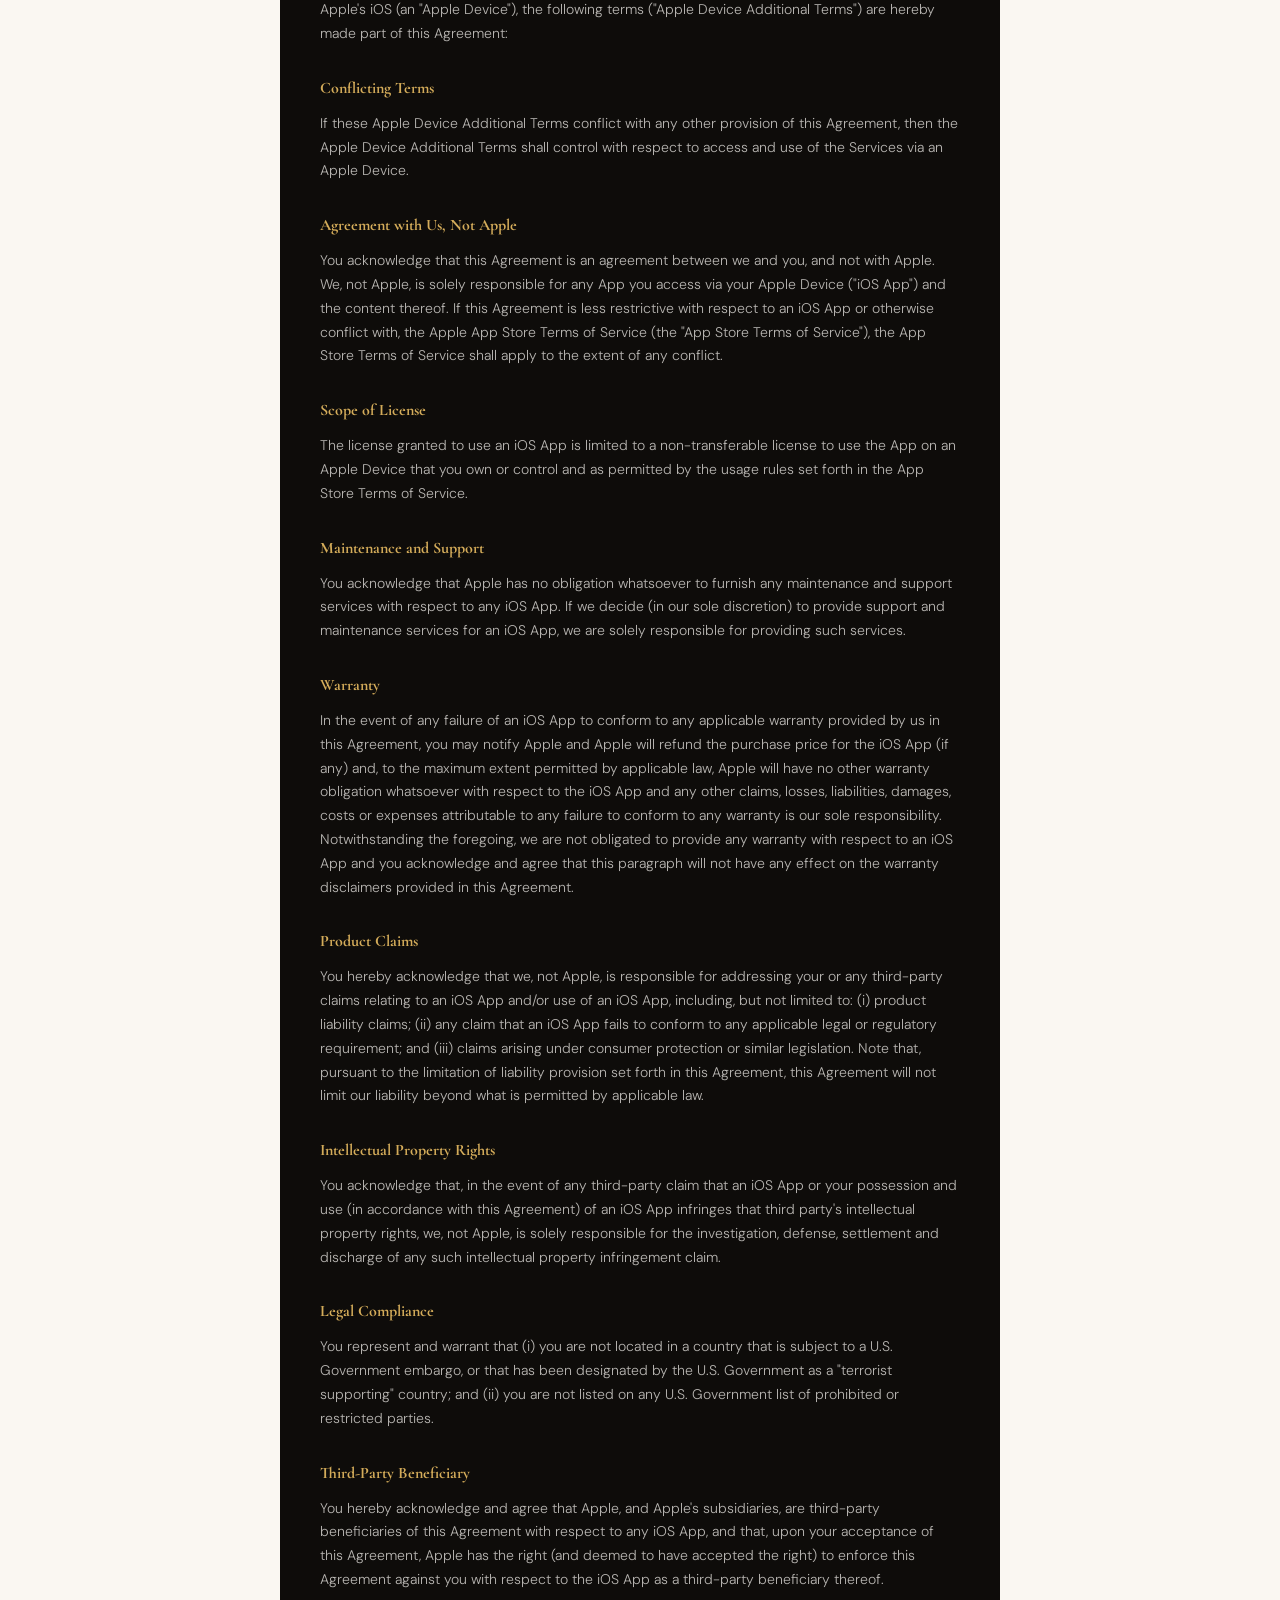
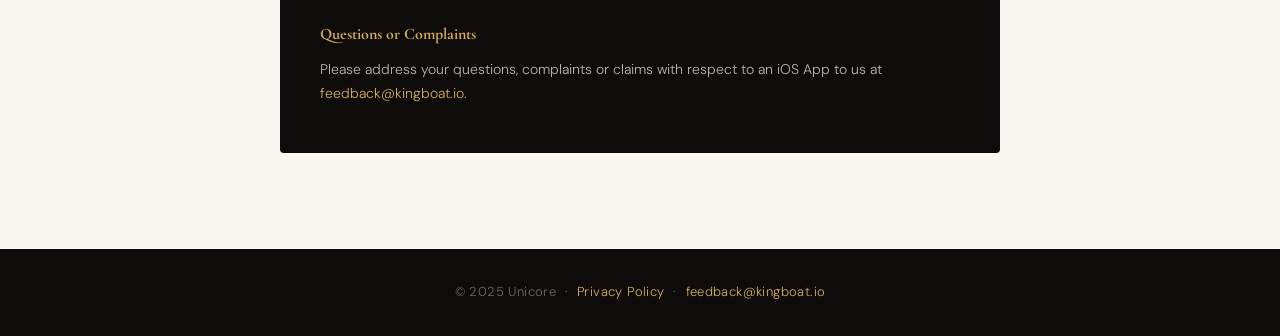
<file: terms.html>
<!DOCTYPE html>
<html lang="en">
<head>
  <meta charset="UTF-8" />
  <meta name="viewport" content="width=device-width, initial-scale=1.0" />
  <title>Terms of Service — Unicore</title>
  <link rel="preconnect" href="https://fonts.googleapis.com" />
  <link rel="preconnect" href="https://fonts.gstatic.com" crossorigin />
  <link href="https://fonts.googleapis.com/css2?family=Cormorant+Garamond:wght@400;600;700&family=DM+Sans:ital,wght@0,300;0,400;0,500;1,300&display=swap" rel="stylesheet" />
  <style>
    :root {
      --ink: #0e0c0a;
      --paper: #faf7f2;
      --gold: #b8923a;
      --gold-light: #d4ac5a;
      --gold-dim: rgba(184, 146, 58, 0.15);
      --rule: rgba(184, 146, 58, 0.3);
      --muted: #7a6f61;
      --serif: 'Cormorant Garamond', Georgia, serif;
      --sans: 'DM Sans', system-ui, sans-serif;
    }

    *, *::before, *::after { box-sizing: border-box; margin: 0; padding: 0; }

    html { scroll-behavior: smooth; }

    body {
      background-color: var(--paper);
      color: var(--ink);
      font-family: var(--sans);
      font-weight: 300;
      font-size: 16px;
      line-height: 1.75;
      -webkit-font-smoothing: antialiased;
    }

    /* ── Header ── */
    header {
      position: relative;
      background-color: var(--ink);
      color: var(--paper);
      padding: 72px 40px 60px;
      overflow: hidden;
    }

    header::before {
      content: '';
      position: absolute;
      inset: 0;
      background:
        radial-gradient(ellipse 60% 80% at 100% 0%, rgba(184,146,58,0.18) 0%, transparent 60%),
        radial-gradient(ellipse 40% 60% at 0% 100%, rgba(184,146,58,0.08) 0%, transparent 50%);
      pointer-events: none;
    }

    header::after {
      content: '';
      position: absolute;
      bottom: 0; left: 40px; right: 40px;
      height: 1px;
      background: linear-gradient(90deg, transparent, var(--gold), transparent);
    }

    .header-inner {
      position: relative;
      max-width: 800px;
      margin: 0 auto;
    }

    .brand {
      font-family: var(--serif);
      font-size: 13px;
      font-weight: 600;
      letter-spacing: 0.22em;
      text-transform: uppercase;
      color: var(--gold-light);
      margin-bottom: 28px;
      display: flex;
      align-items: center;
      gap: 12px;
    }

    .brand::before {
      content: '';
      display: inline-block;
      width: 28px;
      height: 1px;
      background: var(--gold);
    }

    h1 {
      font-family: var(--serif);
      font-size: clamp(42px, 7vw, 72px);
      font-weight: 700;
      line-height: 1.05;
      letter-spacing: -0.01em;
      color: var(--paper);
      margin-bottom: 24px;
    }

    h1 em {
      font-style: italic;
      color: var(--gold-light);
    }

    .meta {
      display: flex;
      flex-wrap: wrap;
      gap: 24px;
      font-size: 13px;
      font-weight: 400;
      color: rgba(250,247,242,0.5);
      letter-spacing: 0.04em;
    }

    .meta span { display: flex; align-items: center; gap: 8px; }
    .meta span::before {
      content: '';
      display: inline-block;
      width: 5px;
      height: 5px;
      background: var(--gold);
      border-radius: 50%;
    }

    /* ── Layout ── */
    .page {
      max-width: 800px;
      margin: 0 auto;
      padding: 64px 40px 96px;
    }

    /* ── Intro callout ── */
    .intro-callout {
      border-left: 3px solid var(--gold);
      background: var(--gold-dim);
      padding: 24px 28px;
      margin-bottom: 56px;
      border-radius: 0 4px 4px 0;
    }

    .intro-callout p {
      font-size: 15px;
      line-height: 1.7;
      color: #3a3028;
    }

    .intro-callout strong {
      font-weight: 500;
      color: var(--ink);
    }

    /* ── Table of Contents ── */
    .toc {
      border: 1px solid var(--rule);
      padding: 32px 36px;
      margin-bottom: 64px;
      background: white;
      border-radius: 2px;
    }

    .toc-title {
      font-family: var(--serif);
      font-size: 11px;
      font-weight: 600;
      letter-spacing: 0.2em;
      text-transform: uppercase;
      color: var(--gold);
      margin-bottom: 20px;
    }

    .toc ol {
      list-style: none;
      columns: 2;
      column-gap: 32px;
    }

    @media (max-width: 560px) { .toc ol { columns: 1; } }

    .toc li {
      margin-bottom: 6px;
      break-inside: avoid;
    }

    .toc a {
      color: var(--muted);
      text-decoration: none;
      font-size: 13.5px;
      font-weight: 400;
      transition: color 0.2s;
      display: flex;
      align-items: baseline;
      gap: 8px;
    }

    .toc a:hover { color: var(--gold); }

    .toc-num {
      font-family: var(--serif);
      font-size: 11px;
      color: var(--gold);
      min-width: 20px;
    }

    /* ── Sections ── */
    .section {
      margin-bottom: 52px;
      padding-bottom: 52px;
      border-bottom: 1px solid rgba(184,146,58,0.15);
    }

    .section:last-child {
      border-bottom: none;
      margin-bottom: 0;
      padding-bottom: 0;
    }

    .section-header {
      display: flex;
      align-items: baseline;
      gap: 16px;
      margin-bottom: 20px;
    }

    .section-num {
      font-family: var(--serif);
      font-size: 13px;
      font-weight: 600;
      color: var(--gold);
      letter-spacing: 0.05em;
      min-width: 28px;
      padding-top: 4px;
    }

    h2 {
      font-family: var(--serif);
      font-size: 26px;
      font-weight: 700;
      color: var(--ink);
      line-height: 1.2;
      letter-spacing: -0.01em;
    }

    .section-body p {
      font-size: 15px;
      color: #2e2820;
      margin-bottom: 14px;
    }

    .section-body p:last-child { margin-bottom: 0; }

    .section-body ol,
    .section-body ul {
      padding-left: 0;
      list-style: none;
      margin-bottom: 14px;
    }

    .section-body li {
      position: relative;
      padding-left: 24px;
      font-size: 15px;
      color: #2e2820;
      margin-bottom: 10px;
    }

    .section-body li::before {
      content: counter(li-counter) ')';
      counter-increment: li-counter;
      position: absolute;
      left: 0;
      font-weight: 500;
      color: var(--gold);
      font-size: 13px;
    }

    .section-body ol { counter-reset: li-counter; }

    .section-body ul li::before {
      content: '—';
      font-weight: 400;
      color: var(--gold);
    }

    /* Uppercase legal blocks */
    .legal-block {
      font-size: 13.5px;
      line-height: 1.7;
      color: #4a4035;
      letter-spacing: 0.01em;
    }

    /* ── Apple addendum ── */
    .addendum {
      background: var(--ink);
      color: var(--paper);
      border-radius: 4px;
      padding: 48px 40px;
      margin-top: 64px;
    }

    .addendum-header {
      display: flex;
      align-items: center;
      gap: 16px;
      margin-bottom: 36px;
    }

    .addendum-badge {
      width: 36px;
      height: 36px;
      border-radius: 8px;
      background: white;
      display: flex;
      align-items: center;
      justify-content: center;
      flex-shrink: 0;
    }

    /* Apple logo SVG inline */
    .addendum-badge svg { width: 20px; height: 20px; fill: var(--ink); }

    .addendum h2 {
      color: var(--paper);
      font-size: 22px;
    }

    .addendum h3 {
      font-family: var(--serif);
      font-size: 16px;
      font-weight: 700;
      color: var(--gold-light);
      margin-bottom: 10px;
      margin-top: 28px;
    }

    .addendum p {
      font-size: 14px;
      color: rgba(250,247,242,0.72);
      line-height: 1.7;
      margin-bottom: 12px;
    }

    .addendum p:last-child { margin-bottom: 0; }

    /* ── Footer ── */
    footer {
      background: var(--ink);
      color: rgba(250,247,242,0.4);
      padding: 32px 40px;
      text-align: center;
      font-size: 13px;
      letter-spacing: 0.03em;
    }

    footer a {
      color: var(--gold-light);
      text-decoration: none;
    }

    footer a:hover { text-decoration: underline; }

    /* ── Responsive ── */
    @media (max-width: 600px) {
      header { padding: 48px 24px 44px; }
      .page { padding: 48px 24px 72px; }
      .toc { padding: 24px; }
      .addendum { padding: 32px 24px; }
      footer { padding: 24px; }
    }
  </style>
</head>
<body>

<header>
  <div class="header-inner">
    <div class="brand">Unicore</div>
    <h1>End User<br /><em>License Agreement</em></h1>
    <div class="meta">
      <span>Effective Date: July 13, 2025</span>
      <span>Owner: Unicore</span>
    </div>
  </div>
</header>

<main class="page">

  <div class="intro-callout">
    <p>This End User License Agreement (<strong>"Agreement"</strong>) is a legal agreement between you and the developer of the App and governs your access to and use of our App. The <strong>"App"</strong> means mobile application created by Kingboat along with any revisions, updates and/or modifications and any data, products, services and associated materials or media supplied with the App (collectively, the <strong>"Services"</strong>).</p>
  </div>

  <nav class="toc" aria-label="Table of contents">
    <div class="toc-title">Contents</div>
    <ol>
      <li><a href="#s1"><span class="toc-num">Ⅰ</span>Acceptance of Terms</a></li>
      <li><a href="#s2"><span class="toc-num">Ⅱ</span>Privacy</a></li>
      <li><a href="#s3"><span class="toc-num">Ⅲ</span>Limited License</a></li>
      <li><a href="#s4"><span class="toc-num">Ⅳ</span>Communication Preferences</a></li>
      <li><a href="#s5"><span class="toc-num">Ⅴ</span>Value-added Services</a></li>
      <li><a href="#s6"><span class="toc-num">Ⅵ</span>Virtual Items</a></li>
      <li><a href="#s7"><span class="toc-num">Ⅶ</span>Appropriate Use</a></li>
      <li><a href="#s8"><span class="toc-num">Ⅷ</span>Ownership &amp; Copyright</a></li>
      <li><a href="#s9"><span class="toc-num">Ⅸ</span>Termination</a></li>
      <li><a href="#s10"><span class="toc-num">Ⅹ</span>Third-Party Links</a></li>
      <li><a href="#s11"><span class="toc-num">Ⅺ</span>Disclaimer of Warranties</a></li>
      <li><a href="#s12"><span class="toc-num">Ⅻ</span>Indemnification</a></li>
      <li><a href="#s13"><span class="toc-num">ⅩⅢ</span>Limitation of Liability</a></li>
      <li><a href="#s14"><span class="toc-num">ⅩⅣ</span>Governing Law</a></li>
      <li><a href="#s15"><span class="toc-num">ⅩⅤ</span>Severability</a></li>
      <li><a href="#s16"><span class="toc-num">ⅩⅥ</span>Waiver</a></li>
      <li><a href="#s17"><span class="toc-num">ⅩⅦ</span>Independent Contractor</a></li>
      <li><a href="#s18"><span class="toc-num">ⅩⅧ</span>Entire Agreement</a></li>
      <li><a href="#s19"><span class="toc-num">ⅩⅨ</span>Headings</a></li>
      <li><a href="#s20"><span class="toc-num">ⅩⅩ</span>Questions &amp; Comments</a></li>
    </ol>
  </nav>

  <div class="section" id="age-notice">
    <div class="section-body">
      <p class="legal-block">THE SERVICES ARE NOT TARGETED TOWARD OR INTENDED FOR USE BY ANYONE UNDER THE AGE OF EIGHTEEN (18). IF YOU ARE UNDER EIGHTEEN (18) YEARS OF AGE, YOUR PARENT OR GUARDIAN MUST AGREE TO THIS AGREEMENT (BOTH FOR THEMSELVES AND ON YOUR BEHALF) BEFORE YOU CAN USE THE SERVICES. BY USING THE SERVICES, YOU REPRESENT AND WARRANT THAT YOU (A) ARE EIGHTEEN (18) YEARS OF AGE OR OLDER, (B) HAVE NOT BEEN PREVIOUSLY SUSPENDED OR REMOVED FROM THE SERVICES, OR ENGAGED IN ANY ACTIVITY THAT COULD RESULT IN SUSPENSION OR REMOVAL FROM THE SERVICES, AND (C) HAVE FULL POWER AND AUTHORITY TO ENTER INTO THIS AGREEMENT AND IN SO DOING WILL NOT VIOLATE ANY OTHER AGREEMENT TO WHICH YOU ARE A PARTY.</p>
    </div>
  </div>

  <div class="section" id="s1">
    <div class="section-header">
      <span class="section-num">Ⅰ</span>
      <h2>Acceptance of Terms</h2>
    </div>
    <div class="section-body">
      <p>By clicking "PLAY" or by accessing or using the Services, you agree to be bound by the Agreement. If you do not agree with this Agreement, you are not authorized to access or use the Services for any purpose.</p>
    </div>
  </div>

  <div class="section" id="s2">
    <div class="section-header">
      <span class="section-num">Ⅱ</span>
      <h2>Privacy</h2>
    </div>
    <div class="section-body">
      <p>By using the Services, you agree to the terms of our Privacy Policy, which are incorporated into this Agreement and which set out the practices concerning the information processed by the Services.</p>
    </div>
  </div>

  <div class="section" id="s3">
    <div class="section-header">
      <span class="section-num">Ⅲ</span>
      <h2>Limited License</h2>
    </div>
    <div class="section-body">
      <p>We hereby grant you a limited, revocable, non-transferable, non-exclusive and non-sublicensable license to access and use the Services and Our Content (as defined hereinafter) subject to the terms of this Agreement.</p>
      <p>Except as permitted by the clause above, you may not:</p>
      <ol>
        <li>sell, resell our Services and Our Content;</li>
        <li>copy, reproduce, distribute, publicly perform or publicly display Our Content, except as expressly permitted by us or our licensors;</li>
        <li>modify Our Content, remove any proprietary rights notices or markings, or otherwise make any derivative uses of our Services and Our Content;</li>
        <li>use any data mining, robots or similar data gathering or extraction methods; and</li>
        <li>use our Services and Our Content other than for their intended purposes.</li>
      </ol>
      <p>Any use of our Services and Our Content other than as specifically authorized herein, without our prior written permission, is strictly prohibited and will terminate the license granted herein.</p>
    </div>
  </div>

  <div class="section" id="s4">
    <div class="section-header">
      <span class="section-num">Ⅳ</span>
      <h2>Communication Preferences</h2>
    </div>
    <div class="section-body">
      <p>You consent to receive electronic communications from us (e.g., by posting notices to the Services). You agree that any notices, agreements, disclosures or other communications that we send to you electronically will satisfy any legal notice requirements, including, but not limited to, that such notices be in writing. You should maintain copies of electronic communications from us by printing a paper copy or saving an electronic copy.</p>
      <p>We may also send you promotional communications, including, but not limited to, newsletters, special offers, surveys and other news and information we think will be of interest to you. You may opt out of receiving these promotional communications at any time by sending an email to <a href="mailto:feedback@kingboat.io" style="color:var(--gold);text-decoration:none;">feedback@kingboat.io</a>.</p>
    </div>
  </div>

  <div class="section" id="s5">
    <div class="section-header">
      <span class="section-num">Ⅴ</span>
      <h2>Value-added Services</h2>
    </div>
    <div class="section-body">
      <p>In order to offer you more tailored services, we may provide you with a variety of value-added services (the "Value-Added Services") free and paid, such as paying to remove the advertisements. The Value-Added Services offered by us may change from time to time in its own discretion.</p>
      <p>We may change the charges payable for the purchase of such Value-Added Services at any time without any notice to you. You can choose whether or not to accept the new charges prior to completing your next purchase of the applicable Value-Added Services. The new charges will apply to your next purchase after the new charges have been published.</p>
    </div>
  </div>

  <div class="section" id="s6">
    <div class="section-header">
      <span class="section-num">Ⅵ</span>
      <h2>Virtual Items</h2>
    </div>
    <div class="section-body">
      <p>The Services may include virtual currency, such as coins, points, puzzles or other virtual item that may be earned or obtained through the Services, subject to applicable law (collectively, the "Virtual Items"). We reserve the absolute right, at any time and at our sole discretion, to manage, regulate, control, modify or eliminate Virtual Items as we deem fit, and we shall have no liability to you or any third party for the exercise of such rights.</p>
      <p>You have a limited, personal, revocable, non-transferable, non-sublicensable license to use solely within the Services the Virtual Items that you have earned, purchased or otherwise obtained in a manner authorized by us. You have no other right, title or interest in or to any such Virtual Items appearing or originating in the Services.</p>
      <p>You hereby acknowledge and agree that the transfer of Virtual Items is strictly prohibited except where expressly authorized in the Services. Outside the Services, you shall not sell, redeem or otherwise transfer any Virtual Item to us, any other user or any other party.</p>
      <p>You agree that all sales of the Virtual Items are final and, except as determined by us in our sole and absolute discretion, non-refundable. You acknowledge and agree that upon termination of the Services for any reason, including upon our discontinuation of the Services or applicable portion thereof for any reason, all Virtual Items will be forfeited, and we will have no liability to you in connection therewith.</p>
    </div>
  </div>

  <div class="section" id="s7">
    <div class="section-header">
      <span class="section-num">Ⅶ</span>
      <h2>Appropriate Use of the Services</h2>
    </div>
    <div class="section-body">
      <p>You agree to use the Services in accordance with all applicable local, state, national and foreign laws, treaties and regulations. You will not violate any contract, intellectual property or other third-party right or commit a tort, and you are solely responsible for your conduct while accessing or using our Services.</p>
      <p>In addition, without limitation, you will not, directly or indirectly, do any of the following while using or accessing the Services:</p>
      <ol>
        <li>Use our Services in any manner that could interfere with, disrupt, negatively affect or inhibit other users from fully enjoying our Services or that could damage, disable, overburden or impair the functioning of our Services in any manner;</li>
        <li>Engage in any harassing, threatening, intimidating, predatory or stalking conduct;</li>
        <li>Attempt to circumvent any content-filtering techniques we employ or attempt to access any feature or area of our Services that you are not authorized to access;</li>
        <li>Reverse engineer any aspect of our Services or do anything that might discover source code or bypass or circumvent measures employed to prevent or limit access to any part of our Services;</li>
        <li>Develop or use any third-party applications that interact with our Services without our prior written consent, including any scripts designed to scrape or extract data from our Services;</li>
        <li>Use our Services for any illegal or unauthorized purpose, or engage in, encourage or promote any activity that violates this Agreement.</li>
      </ol>
    </div>
  </div>

  <div class="section" id="s8">
    <div class="section-header">
      <span class="section-num">Ⅷ</span>
      <h2>Ownership and Copyright Complaints</h2>
    </div>
    <div class="section-body">
      <p>The Services, and the text, graphics, images, photographs, videos, illustrations, trademarks, trade names, service marks, logos, slogans and other content contained therein (collectively, "Our Content") are owned by or licensed to us and are protected under both United States and foreign laws. Except as explicitly stated in this Agreement, we and our licensors reserve all rights in and to our Services and Our Content.</p>
      <p>We also respect your intellectual property rights. If you believe that your work has been improperly infringed by the Services, you may notify us by sending emails to <a href="mailto:feedback@kingboat.io" style="color:var(--gold);text-decoration:none;">feedback@kingboat.io</a>. Please see 17 U.S.C. §512(c)(3) for the requirements of a proper notification. Also, please note that if you knowingly misrepresent that any activity or material on our Services is infringing, you may be liable to us for certain costs and damages.</p>
    </div>
  </div>

  <div class="section" id="s9">
    <div class="section-header">
      <span class="section-num">Ⅸ</span>
      <h2>Termination; Cancellation</h2>
    </div>
    <div class="section-body">
      <p>You understand that we, in our sole discretion, may modify or discontinue or suspend your right to access any of the Services at any time. Further, we, with or without any reason, may at any time suspend or terminate any license hereunder and disable the Services or any of its component features. You agree that we shall not be liable to you or any third-party for any termination or disabling of the Services.</p>
      <p>All licenses and other rights granted to you by this Agreement will immediately terminate upon termination of your right to use our Services or our termination of the Services. This Agreement will survive and continue to apply after any suspension, termination, or cancellation, except that your access rights and other rights as a user will be suspended, terminated or cancelled, respectively.</p>
    </div>
  </div>

  <div class="section" id="s10">
    <div class="section-header">
      <span class="section-num">Ⅹ</span>
      <h2>Links to Third Parties</h2>
    </div>
    <div class="section-body">
      <p>The Services may contain links to websites, applications or other products or services operated by other companies (the "Third Party Services") which be provided solely as a convenience to you. We do not endorse, monitor, have any control over or be responsible for these Third Party Services, which have separate terms of use and privacy policies.</p>
      <p>Your dealings with any third parties or advertisers found on or accessible through the Services are solely between you and such third party and at your own risk for which we shall have no responsibility. If there is a dispute between you and any such third party, you understand and agree that we shall be under no obligation to become involved.</p>
    </div>
  </div>

  <div class="section" id="s11">
    <div class="section-header">
      <span class="section-num">Ⅺ</span>
      <h2>Disclaimer of Warranties</h2>
    </div>
    <div class="section-body">
      <p class="legal-block">WHILE WE ENABLE USERS TO COMMUNICATE WITH ONE ANOTHER, WE ARE NOT RESPONSIBLE FOR MONITORING SUCH INFORMATION AND COMMUNICATIONS, AND WE ARE NOT A PARTY TO INTERACTIONS, AND ARE NOT RESPONSIBLE FOR INTERACTIONS THAT MAY OCCUR BETWEEN USERS, WHETHER ONLINE OR OFFLINE.</p>
      <p class="legal-block">YOUR USE OF THE SERVICES AND OUR CONTENT IS AT YOUR SOLE DISCRETION AND RISK. THE SERVICES AND OUR CONTENT, ARE PROVIDED ON AN "AS IS" AND "AS AVAILABLE" BASIS WITHOUT WARRANTIES OF ANY KIND.</p>
      <p class="legal-block">WE AND OUR LICENSORS AND AFFILIATES EXPRESSLY DISCLAIM ALL WARRANTIES OF ANY KIND, EXPRESS, IMPLIED, OR STATUTORY, RELATING TO THE SERVICES AND OUR CONTENT, INCLUDING WITHOUT LIMITATION THE WARRANTIES OF TITLE, MERCHANTABILITY, FITNESS FOR A PARTICULAR PURPOSE, NON-INFRINGEMENT OF PROPRIETARY RIGHTS, COURSE OF DEALING, OR COURSE OF PERFORMANCE.</p>
      <p class="legal-block">WE MAKE NO REPRESENTATIONS CONCERNING, AND DO NOT GUARANTEE, (A) THE SECURITY, ACCURACY, RELIABILITY, TIMELINESS AND PERFORMANCE OF THE SERVICES, INCLUDING, BUT NOT LIMITED TO, ANY OUR CONTENT OR ITS APPLICABILITY TO YOUR INDIVIDUAL CIRCUMSTANCES, OR (B) THAT THE SERVICES WILL BE ERROR FREE OR THAT ANY ERRORS WILL BE CORRECTED.</p>
      <p class="legal-block">NO ADVICE OR INFORMATION PROVIDED TO YOU BY US WILL CREATE ANY WARRANTY THAT IS NOT EXPRESSLY STATED IN THIS AGREEMENT. SOME JURISDICTIONS DO NOT PERMIT US TO EXCLUDE WARRANTIES IN THESE WAYS, SO IT IS POSSIBLE THAT THESE EXCLUSIONS WILL NOT APPLY TO OUR AGREEMENT WITH YOU. IN SUCH EVENT THE EXCLUSIONS WILL APPLY TO THE FULLEST EXTENT PERMITTED UNDER APPLICABLE LAW.</p>
    </div>
  </div>

  <div class="section" id="s12">
    <div class="section-header">
      <span class="section-num">Ⅻ</span>
      <h2>Indemnification</h2>
    </div>
    <div class="section-body">
      <p>You will indemnify, defend, and hold harmless Our Parties from and against any and all claims, causes of action, demands, liabilities, losses, costs or expenses (including, but not limited to, reasonable attorneys' fees and expenses) arising out of or relating to any of the following matters:</p>
      <ol>
        <li>your access to or use of the Services, or Our Content;</li>
        <li>your violation of any of the provisions of this Agreement;</li>
        <li>any activity conducted by you or any other person accessing the Services through your devices, including, without limitation, negligent or wrongful conduct;</li>
        <li>your conduct in connection with our Services; or</li>
        <li>your violation of any third-party right, including, without limitation, any intellectual property right, publicity, confidentiality, property or privacy right.</li>
      </ol>
      <p>We reserve the right, at our own expense, to assume the exclusive defense and control of any matter otherwise subject to indemnification by you, in which event you will cooperate with us in asserting any available defenses.</p>
    </div>
  </div>

  <div class="section" id="s13">
    <div class="section-header">
      <span class="section-num">ⅩⅢ</span>
      <h2>Limitation of Liability</h2>
    </div>
    <div class="section-body">
      <p class="legal-block">IN NO EVENT WILL WE, OUR LICENSORS, AFFILIATES, AND OUR RESPECTIVE OWNERS, DIRECTORS, OFFICERS, EMPLOYEES, CONTRACTORS, AGENTS AND REPRESENTATIVES, (COLLECTIVELY, "OUR PARTIES") BE LIABLE TO YOU FOR ANY DAMAGES WHATSOEVER, INCLUDING WITHOUT LIMITATION, INDIRECT, INCIDENTAL, SPECIAL, PUNITIVE OR CONSEQUENTIAL DAMAGES, OR ANY OTHER DAMAGES OF ANY KIND, INCLUDING BUT NOT LIMITED TO LOSS OF USE, LOSS OF DATA OR LOST PROFITS, WHETHER IN AN ACTION IN CONTRACT, TORT (INCLUDING BUT NOT LIMITED TO NEGLIGENCE) OR OTHERWISE, INCLUDING BUT NOT LIMITED TO ANY DAMAGES CAUSED BY OR RESULTING FROM RELIANCE ON INFORMATION OBTAINED THROUGH THE SERVICES OR FROM THE CONDUCT OF YOU OR ANYONE ELSE (INCLUDING BUT NOT LIMITED TO BODILY INJURY, DEATH OR PROPERTY DAMAGE), WHETHER ONLINE OR OFFLINE, ARISING OUT OF OR IN CONNECTION WITH YOUR USE OF THE SERVICES, OR OUR CONTENT, WHETHER THE DAMAGES ARE FORESEEABLE AND WHETHER OR NOT WE HAVE BEEN ADVISED OF THE POSSIBILITY OF SUCH DAMAGES IN ADVANCE.</p>
      <p class="legal-block">IF YOU ARE DISSATISFIED WITH THE SERVICES, OUR CONTENT, OR THIS AGREEMENT, YOUR SOLE AND EXCLUSIVE REMEDY IS TO DISCONTINUE USING THE SERVICES. IF THE FOREGOING IS NOT ENFORCEABLE AGAINST YOU, IN NO EVENT WILL THE CUMULATIVE LIABILITY OF OUR PARTIES TO YOU, WHETHER IN CONTRACT, TORT, OR OTHERWISE, EXCEED THE GREATER OF (I) THE AGGREGATE AMOUNT YOU PAID US TO ACCESS OR USE THE SERVICES IN THE MOST RECENT THREE-MONTH PERIOD, OR (II) $50.</p>
      <p class="legal-block">SOME JURISDICTIONS DO NOT PERMIT US TO LIMIT OUR LIABILITY IN THESE WAYS, SO IT IS POSSIBLE THAT THESE LIMITATIONS WILL NOT APPLY TO OUR AGREEMENT WITH YOU. IN SUCH EVENT THE LIMITATIONS WILL APPLY TO THE FULLEST EXTENT PERMITTED UNDER APPLICABLE LAW.</p>
    </div>
  </div>

  <div class="section" id="s14">
    <div class="section-header">
      <span class="section-num">ⅩⅣ</span>
      <h2>Governing Law; Venue</h2>
    </div>
    <div class="section-body">
      <p>This Agreement and our relationship with you will be governed by the laws of the State of California, excluding its choice of laws rules. You and we each irrevocably agrees that any Dispute between the parties shall be resolved on an individual basis exclusively in the U.S. District Court for the Northern District of California, or the state courts located in Santa Clara County, California.</p>
      <p>You and we each irrevocably consents to the personal jurisdiction of these courts and waives any and all objections to the exercise of jurisdiction by these courts and to this venue. Notwithstanding the foregoing, however, you and we agree that we may commence and maintain an action or proceeding seeking injunctive or other equitable relief in any court of competent jurisdiction. If any provision of this Agreement is found by a court of competent jurisdiction to be invalid, the parties nevertheless agree that the court should endeavor to give effect to the parties' intentions as reflected in the provision, and the other provisions of the Agreement remain in full force and effect.</p>
    </div>
  </div>

  <div class="section" id="s15">
    <div class="section-header">
      <span class="section-num">ⅩⅤ</span>
      <h2>Severability</h2>
    </div>
    <div class="section-body">
      <p>If any provision of this Agreement is found to be invalid by any court having competent jurisdiction, the invalidity of such provision shall not affect the validity of the remaining provisions, which shall remain in full force and effect.</p>
    </div>
  </div>

  <div class="section" id="s16">
    <div class="section-header">
      <span class="section-num">ⅩⅥ</span>
      <h2>Waiver</h2>
    </div>
    <div class="section-body">
      <p>A provision of this Agreement may be waived only by a written instrument executed by the party entitled to the benefit of such provision. Our failure to exercise or enforce any right or provision of this Agreement will not constitute a waiver of such right or provision.</p>
    </div>
  </div>

  <div class="section" id="s17">
    <div class="section-header">
      <span class="section-num">ⅩⅦ</span>
      <h2>Independent Contractor</h2>
    </div>
    <div class="section-body">
      <p>You agree that no joint venture, partnership, employment, or agency relationship exists between you and us as a result of this Agreement or use of the Services.</p>
    </div>
  </div>

  <div class="section" id="s18">
    <div class="section-header">
      <span class="section-num">ⅩⅧ</span>
      <h2>Entire Agreement</h2>
    </div>
    <div class="section-body">
      <p>This Agreement (including the Apple Device Additional Terms which apply to users of our iOS App) constitutes the entire agreement between you and us relating to your access to and use of the Services.</p>
    </div>
  </div>

  <div class="section" id="s19">
    <div class="section-header">
      <span class="section-num">ⅩⅨ</span>
      <h2>Headings</h2>
    </div>
    <div class="section-body">
      <p>The heading references herein are for convenience purposes only, do not constitute a part of this Agreement, and shall not be deemed to limit or affect any of the provisions hereof.</p>
    </div>
  </div>

  <div class="section" id="s20">
    <div class="section-header">
      <span class="section-num">ⅩⅩ</span>
      <h2>Questions and Comments</h2>
    </div>
    <div class="section-body">
      <p>If you have any questions about this Agreement or our information-handling practices, please contact us via <a href="mailto:feedback@kingboat.io" style="color:var(--gold);text-decoration:none;">feedback@kingboat.io</a>.</p>
    </div>
  </div>

  <!-- Apple Addendum -->
  <div class="addendum" id="apple-terms">
    <div class="addendum-header">
      <div class="addendum-badge" aria-hidden="true">
        <svg viewBox="0 0 814 1000" xmlns="http://www.w3.org/2000/svg"><path d="M788.1 340.9c-5.8 4.5-108.2 62.2-108.2 190.5 0 148.4 130.3 200.9 134.2 202.2-.6 3.2-20.7 71.9-68.7 141.9-42.8 61.6-87.5 123.1-155.5 123.1s-85.5-39.5-164-39.5c-76 0-103.7 40.8-165.9 40.8s-105-57.8-155.5-127.4C46 790.7 0 663 0 541.8c0-207.2 135.4-316.9 268.9-316.9 68.9 0 126.5 44.7 169.6 44.7 41.3 0 106.3-49.1 183.2-49.1 28.9 0 130.9 2.6 198.3 99.2zm-234-181.5c31.1-36.9 53.1-88.1 53.1-139.3 0-7.1-.6-14.3-1.9-20.1-50.6 1.9-110.8 33.7-147.1 75.8-28.5 32.4-55.1 83.6-55.1 135.5 0 7.8 1.3 15.6 1.9 18.1 3.2.6 8.4 1.3 13.6 1.3 45.4 0 102.5-30.4 135.5-71.3z"/></svg>
      </div>
      <h2>Apple Device Additional Terms</h2>
    </div>
    <p>If you access an App via a mobile device or tablet branded by Apple, Inc. ("Apple") and running Apple's iOS (an "Apple Device"), the following terms ("Apple Device Additional Terms") are hereby made part of this Agreement:</p>

    <h3>Conflicting Terms</h3>
    <p>If these Apple Device Additional Terms conflict with any other provision of this Agreement, then the Apple Device Additional Terms shall control with respect to access and use of the Services via an Apple Device.</p>

    <h3>Agreement with Us, Not Apple</h3>
    <p>You acknowledge that this Agreement is an agreement between we and you, and not with Apple. We, not Apple, is solely responsible for any App you access via your Apple Device ("iOS App") and the content thereof. If this Agreement is less restrictive with respect to an iOS App or otherwise conflict with, the Apple App Store Terms of Service (the "App Store Terms of Service"), the App Store Terms of Service shall apply to the extent of any conflict.</p>

    <h3>Scope of License</h3>
    <p>The license granted to use an iOS App is limited to a non-transferable license to use the App on an Apple Device that you own or control and as permitted by the usage rules set forth in the App Store Terms of Service.</p>

    <h3>Maintenance and Support</h3>
    <p>You acknowledge that Apple has no obligation whatsoever to furnish any maintenance and support services with respect to any iOS App. If we decide (in our sole discretion) to provide support and maintenance services for an iOS App, we are solely responsible for providing such services.</p>

    <h3>Warranty</h3>
    <p>In the event of any failure of an iOS App to conform to any applicable warranty provided by us in this Agreement, you may notify Apple and Apple will refund the purchase price for the iOS App (if any) and, to the maximum extent permitted by applicable law, Apple will have no other warranty obligation whatsoever with respect to the iOS App and any other claims, losses, liabilities, damages, costs or expenses attributable to any failure to conform to any warranty is our sole responsibility. Notwithstanding the foregoing, we are not obligated to provide any warranty with respect to an iOS App and you acknowledge and agree that this paragraph will not have any effect on the warranty disclaimers provided in this Agreement.</p>

    <h3>Product Claims</h3>
    <p>You hereby acknowledge that we, not Apple, is responsible for addressing your or any third-party claims relating to an iOS App and/or use of an iOS App, including, but not limited to: (i) product liability claims; (ii) any claim that an iOS App fails to conform to any applicable legal or regulatory requirement; and (iii) claims arising under consumer protection or similar legislation. Note that, pursuant to the limitation of liability provision set forth in this Agreement, this Agreement will not limit our liability beyond what is permitted by applicable law.</p>

    <h3>Intellectual Property Rights</h3>
    <p>You acknowledge that, in the event of any third-party claim that an iOS App or your possession and use (in accordance with this Agreement) of an iOS App infringes that third party's intellectual property rights, we, not Apple, is solely responsible for the investigation, defense, settlement and discharge of any such intellectual property infringement claim.</p>

    <h3>Legal Compliance</h3>
    <p>You represent and warrant that (i) you are not located in a country that is subject to a U.S. Government embargo, or that has been designated by the U.S. Government as a "terrorist supporting" country; and (ii) you are not listed on any U.S. Government list of prohibited or restricted parties.</p>

    <h3>Third-Party Beneficiary</h3>
    <p>You hereby acknowledge and agree that Apple, and Apple's subsidiaries, are third-party beneficiaries of this Agreement with respect to any iOS App, and that, upon your acceptance of this Agreement, Apple has the right (and deemed to have accepted the right) to enforce this Agreement against you with respect to the iOS App as a third-party beneficiary thereof.</p>

    <h3>Questions or Complaints</h3>
    <p>Please address your questions, complaints or claims with respect to an iOS App to us at <a href="mailto:feedback@kingboat.io" style="color:var(--gold-light);text-decoration:none;">feedback@kingboat.io</a>.</p>
  </div>

</main>

<footer>
  <p>&copy; 2025 Unicore &nbsp;·&nbsp; <a href="/privacy.html">Privacy Policy</a> &nbsp;·&nbsp; <a href="mailto:feedback@kingboat.io">feedback@kingboat.io</a></p>
</footer>

</body>
</html>
</file>
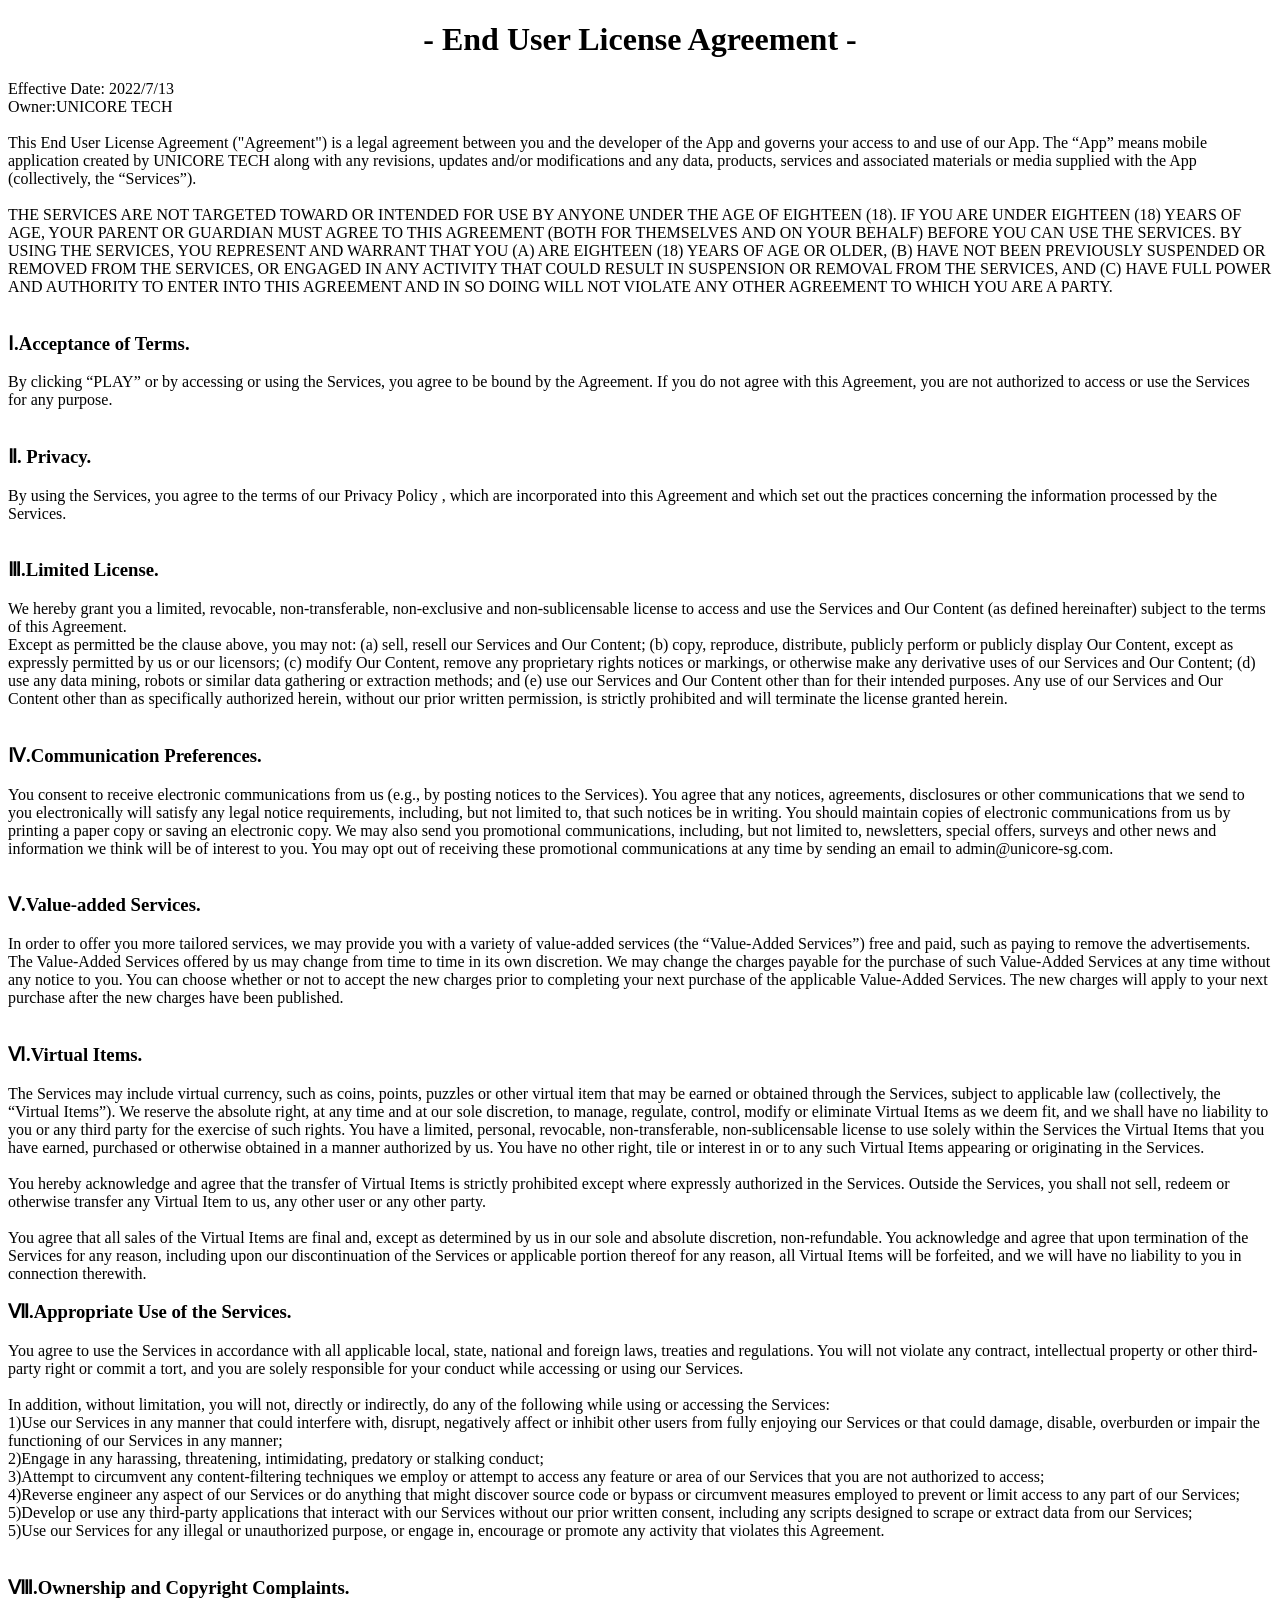
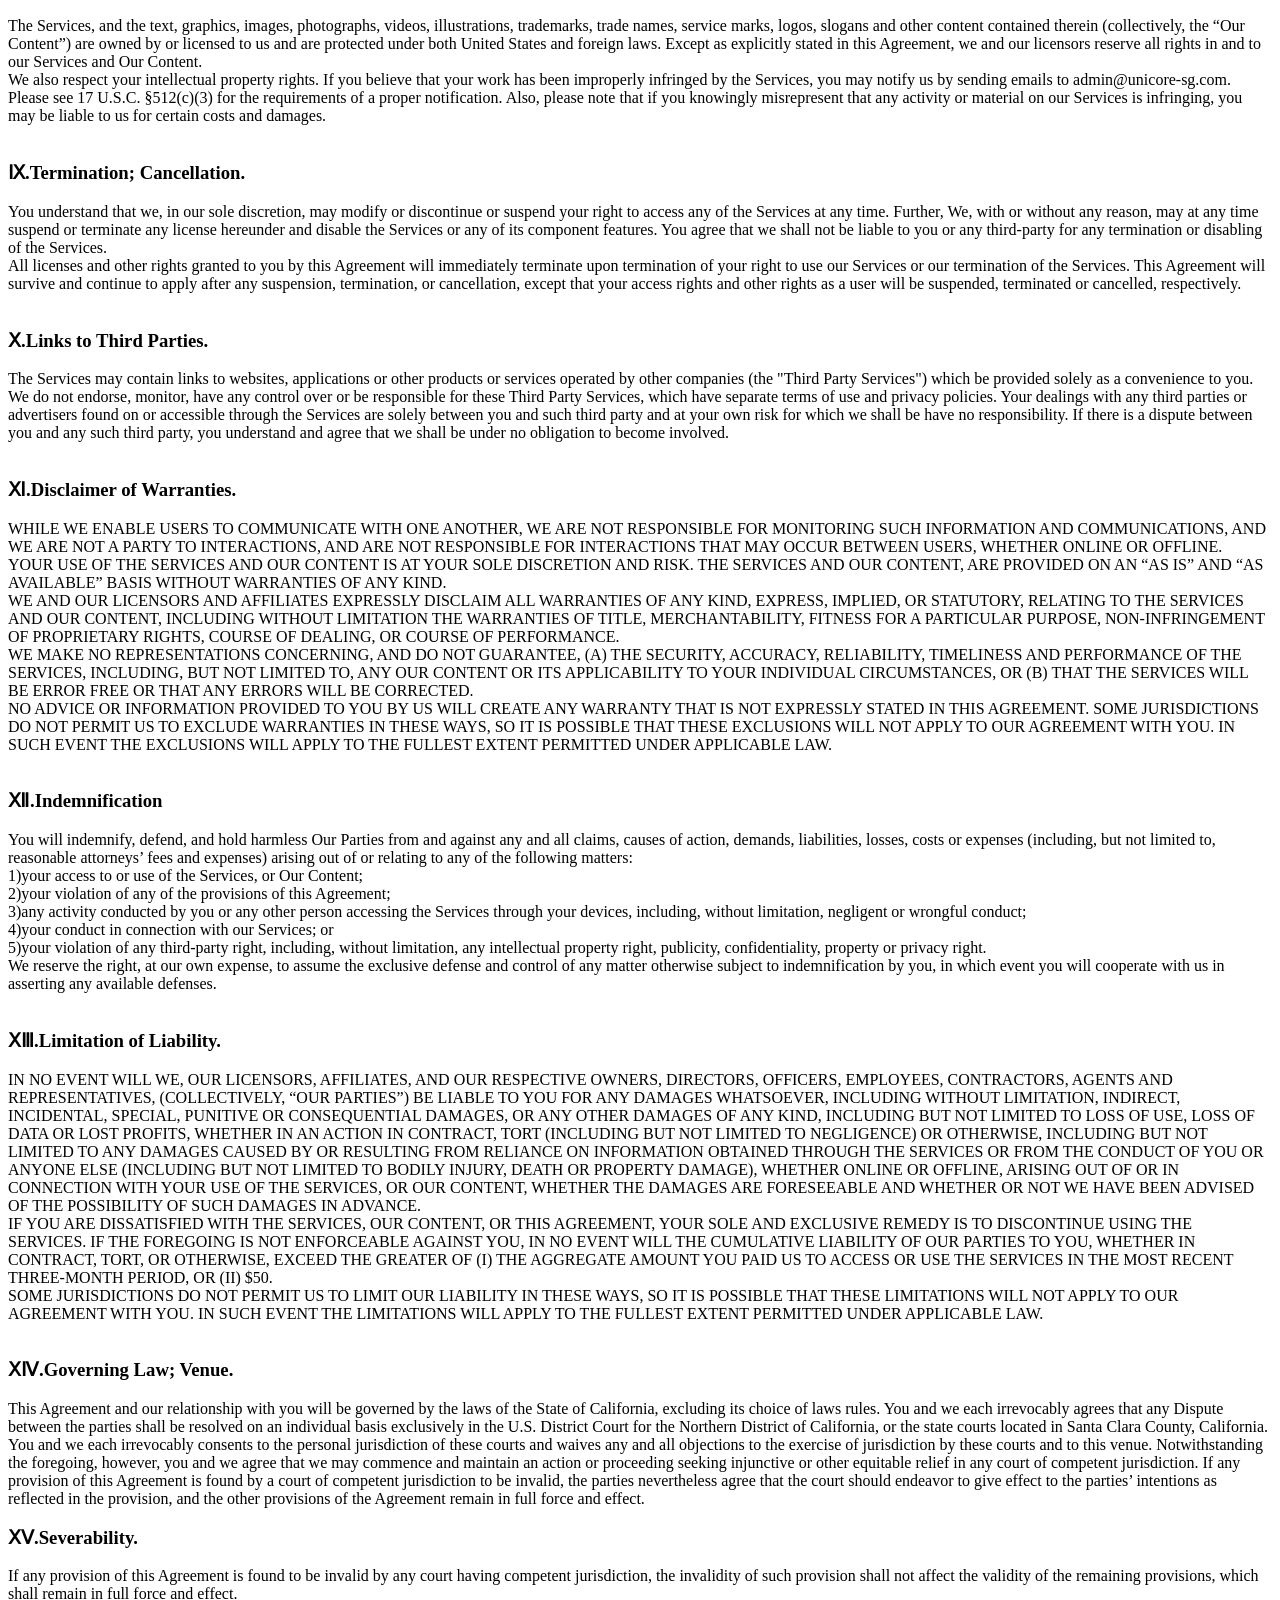
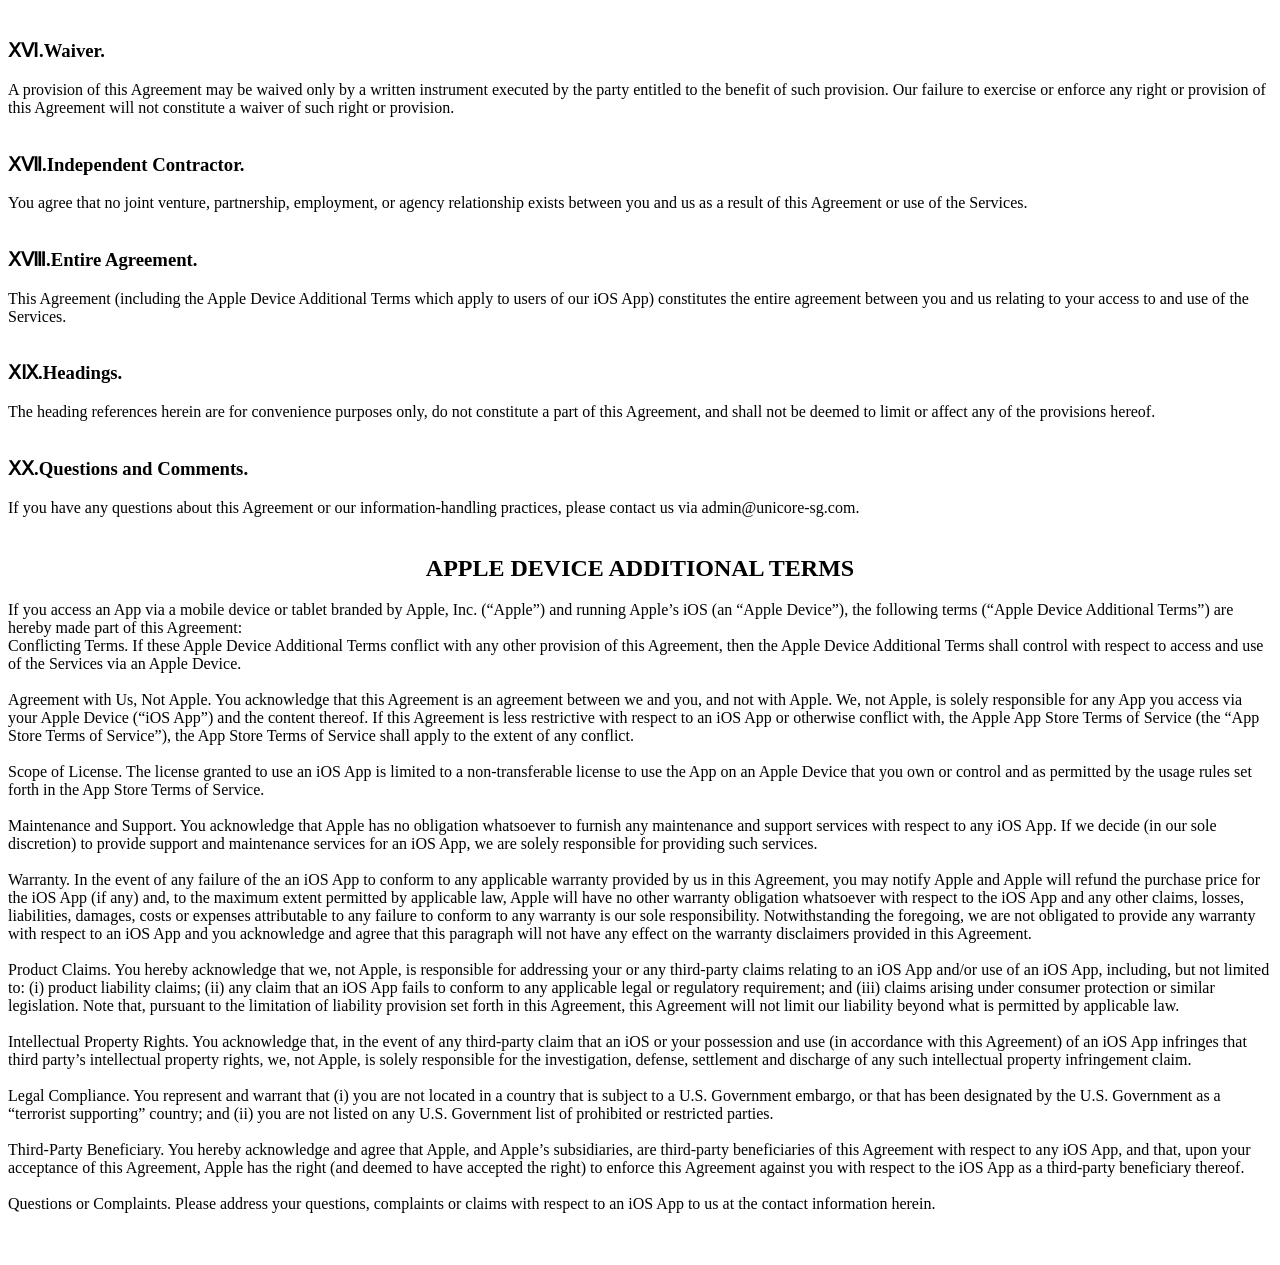
<file: userLicense.html>
<!DOCTYPE html>
<html>

<head>
    <meta charset="utf-8">
    <title>-End User License Agreement-</title>
</head>

<body>
    <h1 align="center">- End User License Agreement -</h1>
    <p>Effective Date: 2022/7/13<br>
        Owner:UNICORE TECH <br><br>
        This End User License Agreement ("Agreement") is a legal agreement between you and the developer of the App and
        governs your access to and use of our App. The “App” means mobile application created by UNICORE TECH along with
        any
        revisions, updates and/or modifications and any data, products, services and associated materials or media
        supplied with the App (collectively, the “Services”).<br><br>

        THE SERVICES ARE NOT TARGETED TOWARD OR INTENDED FOR USE BY ANYONE UNDER THE AGE OF EIGHTEEN (18). IF YOU ARE
        UNDER EIGHTEEN (18) YEARS OF AGE, YOUR PARENT OR GUARDIAN MUST AGREE TO THIS AGREEMENT (BOTH FOR THEMSELVES AND
        ON YOUR BEHALF) BEFORE YOU CAN USE THE SERVICES. BY USING THE SERVICES, YOU REPRESENT AND WARRANT THAT YOU (A)
        ARE EIGHTEEN (18) YEARS OF AGE OR OLDER, (B) HAVE NOT BEEN PREVIOUSLY SUSPENDED OR REMOVED FROM THE SERVICES, OR
        ENGAGED IN ANY ACTIVITY THAT COULD RESULT IN SUSPENSION OR REMOVAL FROM THE SERVICES, AND (C) HAVE FULL POWER
        AND AUTHORITY TO ENTER INTO THIS AGREEMENT AND IN SO DOING WILL NOT VIOLATE ANY OTHER AGREEMENT TO WHICH YOU ARE
        A PARTY.<br><br>
    </p>

    <h3>Ⅰ.Acceptance of Terms. </h3>
    <p>By clicking “PLAY” or by accessing or using the Services, you agree to be bound by the Agreement. If you do not
        agree with this Agreement, you are not authorized to access or use the Services for any purpose.<br><br>
    </p>

    <h3>Ⅱ. Privacy. </h3>
    <p>
        By using the Services, you agree to the terms of our Privacy Policy , which are incorporated into this Agreement
        and which set out the practices concerning the information processed by the Services.<br><br>
    </p>

    <h3>Ⅲ.Limited License. </h3>
    <p>
        We hereby grant you a limited, revocable, non-transferable, non-exclusive and non-sublicensable license to
        access and use the Services and Our Content (as defined hereinafter) subject to the terms of this Agreement.<br>
        Except as permitted be the clause above, you may not: (a) sell, resell our Services and Our Content; (b) copy,
        reproduce, distribute, publicly perform or publicly display Our Content, except as expressly permitted by us or
        our licensors; (c) modify Our Content, remove any proprietary rights notices or markings, or otherwise make any
        derivative uses of our Services and Our Content; (d) use any data mining, robots or similar data gathering or
        extraction methods; and (e) use our Services and Our Content other than for their intended purposes. Any use of
        our Services and Our Content other than as specifically authorized herein, without our prior written permission,
        is strictly prohibited and will terminate the license granted herein.<br><br>
    </p>

    <h3>Ⅳ.Communication Preferences. </h3>
    <p>
        You consent to receive electronic communications from us (e.g., by posting notices to the Services). You agree
        that any notices, agreements, disclosures or other communications that we send to you electronically will
        satisfy any legal notice requirements, including, but not limited to, that such notices be in writing. You
        should maintain copies of electronic communications from us by printing a paper copy or saving an electronic
        copy. We may also send you promotional communications, including, but not limited to, newsletters, special
        offers, surveys and other news and information we think will be of interest to you. You may opt out of receiving
        these promotional communications at any time by sending an email to admin@unicore-sg.com. <br><br>
    </p>

    <h3>Ⅴ.Value-added Services. </h3>
    <p>
        In order to offer you more tailored services, we may provide you with a variety of value-added services (the
        “Value-Added Services”) free and paid, such as paying to remove the advertisements. The Value-Added Services
        offered by us may change from time to time in its own discretion. We may change the charges payable for the
        purchase of such Value-Added Services at any time without any notice to you. You can choose whether or not to
        accept the new charges prior to completing your next purchase of the applicable Value-Added Services. The new
        charges will apply to your next purchase after the new charges have been published. <br><br>
    </p>

    <h3>Ⅵ.Virtual Items.</h3>
    <p>
        The Services may include virtual currency, such as coins, points, puzzles or other virtual item that may be
        earned or obtained through the Services, subject to applicable law (collectively, the “Virtual Items”). We
        reserve the absolute right, at any time and at our sole discretion, to manage, regulate, control, modify or
        eliminate Virtual Items as we deem fit, and we shall have no liability to you or any third party for the
        exercise of such rights. You have a limited, personal, revocable, non-transferable, non-sublicensable license to
        use solely within the Services the Virtual Items that you have earned, purchased or otherwise obtained in a
        manner authorized by us. You have no other right, tile or interest in or to any such Virtual Items appearing or
        originating in the Services.<br><br>


        You hereby acknowledge and agree that the transfer of Virtual Items is strictly prohibited except where
        expressly authorized in the Services. Outside the Services, you shall not sell, redeem or otherwise transfer any
        Virtual Item to us, any other user or any other party.<br><br>


        You agree that all sales of the Virtual Items are final and, except as determined by us in our sole and absolute
        discretion, non-refundable. You acknowledge and agree that upon termination of the Services for any reason,
        including upon our discontinuation of the Services or applicable portion thereof for any reason, all Virtual
        Items will be forfeited, and we will have no liability to you in connection therewith.<br>
    </p>

    <h3>Ⅶ.Appropriate Use of the Services.</h3>
    <p>
        You agree to use the Services in accordance with all applicable local, state, national and foreign laws,
        treaties and regulations. You will not violate any contract, intellectual property or other third-party right or
        commit a tort, and you are solely responsible for your conduct while accessing or using our Services.<br><br>


        In addition, without limitation, you will not, directly or indirectly, do any of the following while using or
        accessing the Services:<br>

        1)Use our Services in any manner that could interfere with, disrupt, negatively affect or inhibit other users
        from fully enjoying our Services or that could damage, disable, overburden or impair the functioning of our
        Services in any manner;<br>
        2)Engage in any harassing, threatening, intimidating, predatory or stalking conduct;<br>
        3)Attempt to circumvent any content-filtering techniques we employ or attempt to access any feature or area of
        our Services that you are not authorized to access;<br>
        4)Reverse engineer any aspect of our Services or do anything that might discover source code or bypass or
        circumvent measures employed to prevent or limit access to any part of our Services;<br>
        5)Develop or use any third-party applications that interact with our Services without our prior written consent,
        including any scripts designed to scrape or extract data from our Services;<br>
        5)Use our Services for any illegal or unauthorized purpose, or engage in, encourage or promote any activity that
        violates this Agreement. <br><br>
    </p>

    <h3>Ⅷ.Ownership and Copyright Complaints.</h3>
    <p>
        The Services, and the text, graphics, images, photographs, videos, illustrations, trademarks, trade names,
        service marks, logos, slogans and other content contained therein (collectively, the “Our Content”) are owned by
        or licensed to us and are protected under both United States and foreign laws. Except as explicitly stated in
        this Agreement, we and our licensors reserve all rights in and to our Services and Our Content.<br>

        We also respect your intellectual property rights. If you believe that your work has been improperly infringed
        by the Services, you may notify us by sending emails to admin@unicore-sg.com. Please see 17 U.S.C.
        §512(c)(3)
        for the requirements of a proper notification. Also, please note that if you knowingly misrepresent that any
        activity or material on our Services is infringing, you may be liable to us for certain costs and
        damages.<br><br>
    </p>

    <h3>Ⅸ.Termination; Cancellation.</h3>
    <p>
        You understand that we, in our sole discretion, may modify or discontinue or suspend your right to access any of
        the Services at any time. Further, We, with or without any reason, may at any time suspend or terminate any
        license hereunder and disable the Services or any of its component features. You agree that we shall not be
        liable to you or any third-party for any termination or disabling of the Services.<br>

        All licenses and other rights granted to you by this Agreement will immediately terminate upon termination of
        your right to use our Services or our termination of the Services. This Agreement will survive and continue to
        apply after any suspension, termination, or cancellation, except that your access rights and other rights as a
        user will be suspended, terminated or cancelled, respectively.<br><br>


    </p>

    <h3>Ⅹ.Links to Third Parties.</h3>
    <p>
        The Services may contain links to websites, applications or other products or services operated by other
        companies (the "Third Party Services") which be provided solely as a convenience to you. We do not endorse,
        monitor, have any control over or be responsible for these Third Party Services, which have separate terms of
        use and privacy policies. Your dealings with any third parties or advertisers found on or accessible through the
        Services are solely between you and such third party and at your own risk for which we shall be have no
        responsibility. If there is a dispute between you and any such third party, you understand and agree that we
        shall be under no obligation to become involved.<br><br>
    </p>

    <h3>Ⅺ.Disclaimer of Warranties.</h3>
    <p>
        WHILE WE ENABLE USERS TO COMMUNICATE WITH ONE ANOTHER, WE ARE NOT RESPONSIBLE FOR MONITORING SUCH INFORMATION
        AND COMMUNICATIONS, AND WE ARE NOT A PARTY TO INTERACTIONS, AND ARE NOT RESPONSIBLE FOR INTERACTIONS THAT MAY
        OCCUR BETWEEN USERS, WHETHER ONLINE OR OFFLINE.<br>

        YOUR USE OF THE SERVICES AND OUR CONTENT IS AT YOUR SOLE DISCRETION AND RISK. THE SERVICES AND OUR CONTENT, ARE
        PROVIDED ON AN “AS IS” AND “AS AVAILABLE” BASIS WITHOUT WARRANTIES OF ANY KIND.<br>

        WE AND OUR LICENSORS AND AFFILIATES EXPRESSLY DISCLAIM ALL WARRANTIES OF ANY KIND, EXPRESS, IMPLIED, OR
        STATUTORY, RELATING TO THE SERVICES AND OUR CONTENT, INCLUDING WITHOUT LIMITATION THE WARRANTIES OF TITLE,
        MERCHANTABILITY, FITNESS FOR A PARTICULAR PURPOSE, NON-INFRINGEMENT OF PROPRIETARY RIGHTS, COURSE OF DEALING, OR
        COURSE OF PERFORMANCE.<br>

        WE MAKE NO REPRESENTATIONS CONCERNING, AND DO NOT GUARANTEE, (A) THE SECURITY, ACCURACY, RELIABILITY, TIMELINESS
        AND PERFORMANCE OF THE SERVICES, INCLUDING, BUT NOT LIMITED TO, ANY OUR CONTENT OR ITS APPLICABILITY TO YOUR
        INDIVIDUAL CIRCUMSTANCES, OR (B) THAT THE SERVICES WILL BE ERROR FREE OR THAT ANY ERRORS WILL BE CORRECTED.<br>

        NO ADVICE OR INFORMATION PROVIDED TO YOU BY US WILL CREATE ANY WARRANTY THAT IS NOT EXPRESSLY STATED IN THIS
        AGREEMENT. SOME JURISDICTIONS DO NOT PERMIT US TO EXCLUDE WARRANTIES IN THESE WAYS, SO IT IS POSSIBLE THAT THESE
        EXCLUSIONS WILL NOT APPLY TO OUR AGREEMENT WITH YOU. IN SUCH EVENT THE EXCLUSIONS WILL APPLY TO THE FULLEST
        EXTENT PERMITTED UNDER APPLICABLE LAW.<br><br>
    </p>

    <h3>Ⅻ.Indemnification</h3>
    <p>
        You will indemnify, defend, and hold harmless Our Parties from and against any and all claims, causes of action,
        demands, liabilities, losses, costs or expenses (including, but not limited to, reasonable attorneys’ fees and
        expenses) arising out of or relating to any of the following matters:<br>

        1)your access to or use of the Services, or Our Content;<br>

        2)your violation of any of the provisions of this Agreement;<br>

        3)any activity conducted by you or any other person accessing the Services through your devices, including,
        without limitation, negligent or wrongful conduct;<br>

        4)your conduct in connection with our Services; or<br>

        5)your violation of any third-party right, including, without limitation, any intellectual property right,
        publicity, confidentiality, property or privacy right.<br>

        We reserve the right, at our own expense, to assume the exclusive defense and control of any matter otherwise
        subject to indemnification by you, in which event you will cooperate with us in asserting any available
        defenses.<br><br>


    </p>


    <h3>ⅩⅢ.Limitation of Liability.</h3>
    <p>
        IN NO EVENT WILL WE, OUR LICENSORS, AFFILIATES, AND OUR RESPECTIVE OWNERS, DIRECTORS, OFFICERS, EMPLOYEES,
        CONTRACTORS, AGENTS AND REPRESENTATIVES, (COLLECTIVELY, “OUR PARTIES”) BE LIABLE TO YOU FOR ANY DAMAGES
        WHATSOEVER, INCLUDING WITHOUT LIMITATION, INDIRECT, INCIDENTAL, SPECIAL, PUNITIVE OR CONSEQUENTIAL DAMAGES, OR
        ANY OTHER DAMAGES OF ANY KIND, INCLUDING BUT NOT LIMITED TO LOSS OF USE, LOSS OF DATA OR LOST PROFITS, WHETHER
        IN AN ACTION IN CONTRACT, TORT (INCLUDING BUT NOT LIMITED TO NEGLIGENCE) OR OTHERWISE, INCLUDING BUT NOT LIMITED
        TO ANY DAMAGES CAUSED BY OR RESULTING FROM RELIANCE ON INFORMATION OBTAINED THROUGH THE SERVICES OR FROM THE
        CONDUCT OF YOU OR ANYONE ELSE (INCLUDING BUT NOT LIMITED TO BODILY INJURY, DEATH OR PROPERTY DAMAGE), WHETHER
        ONLINE OR OFFLINE, ARISING OUT OF OR IN CONNECTION WITH YOUR USE OF THE SERVICES, OR OUR CONTENT, WHETHER THE
        DAMAGES ARE FORESEEABLE AND WHETHER OR NOT WE HAVE BEEN ADVISED OF THE POSSIBILITY OF SUCH DAMAGES IN
        ADVANCE.<br>

        IF YOU ARE DISSATISFIED WITH THE SERVICES, OUR CONTENT, OR THIS AGREEMENT, YOUR SOLE AND EXCLUSIVE REMEDY IS TO
        DISCONTINUE USING THE SERVICES. IF THE FOREGOING IS NOT ENFORCEABLE AGAINST YOU, IN NO EVENT WILL THE CUMULATIVE
        LIABILITY OF OUR PARTIES TO YOU, WHETHER IN CONTRACT, TORT, OR OTHERWISE, EXCEED THE GREATER OF (I) THE
        AGGREGATE AMOUNT YOU PAID US TO ACCESS OR USE THE SERVICES IN THE MOST RECENT THREE-MONTH PERIOD, OR (II)
        $50.<br>

        SOME JURISDICTIONS DO NOT PERMIT US TO LIMIT OUR LIABILITY IN THESE WAYS, SO IT IS POSSIBLE THAT THESE
        LIMITATIONS WILL NOT APPLY TO OUR AGREEMENT WITH YOU. IN SUCH EVENT THE LIMITATIONS WILL APPLY TO THE FULLEST
        EXTENT PERMITTED UNDER APPLICABLE LAW.<br><br>



    </p>


    <h3>ⅩⅣ.Governing Law; Venue.</h3>
    <p>
        This Agreement and our relationship with you will be governed by the laws of the State of California, excluding
        its choice of laws rules. You and we each irrevocably agrees that any Dispute between the parties shall be
        resolved on an individual basis exclusively in the U.S. District Court for the Northern District of California,
        or the state courts located in Santa Clara County, California. You and we each irrevocably consents to the
        personal jurisdiction of these courts and waives any and all objections to the exercise of jurisdiction by these
        courts and to this venue. Notwithstanding the foregoing, however, you and we agree that we may commence and
        maintain an action or proceeding seeking injunctive or other equitable relief in any court of competent
        jurisdiction. If any provision of this Agreement is found by a court of competent jurisdiction to be invalid,
        the parties nevertheless agree that the court should endeavor to give effect to the parties’ intentions as
        reflected in the provision, and the other provisions of the Agreement remain in full force and effect.<br>

    </p>

    <h3>ⅩⅤ.Severability.</h3>
    <p>
        If any provision of this Agreement is found to be invalid by any court having competent jurisdiction, the
        invalidity of such provision shall not affect the validity of the remaining provisions, which shall remain in
        full force and effect.<br><br>
    </p>



    <h3>ⅩⅥ.Waiver.</h3>
    <p>
        A provision of this Agreement may be waived only by a written instrument executed by the party entitled to the
        benefit of such provision. Our failure to exercise or enforce any right or provision of this Agreement will not
        constitute a waiver of such right or provision.<br><br>



    </p>


    <h3>ⅩⅦ.Independent Contractor.</h3>
    <p>
        You agree that no joint venture, partnership, employment, or agency relationship exists between you and us as a
        result of this Agreement or use of the Services.<br><br>


    </p>


    <h3>ⅩⅧ.Entire Agreement.
    </h3>

    <p>
        This Agreement (including the Apple Device Additional Terms which apply to users of our iOS App) constitutes the
        entire agreement between you and us relating to your access to and use of the Services.<br><br>



    </p>


    <h3>ⅩⅨ.Headings.
    </h3>

    <p>
        The heading references herein are for convenience purposes only, do not constitute a part of this Agreement, and
        shall not be deemed to limit or affect any of the provisions hereof.<br><br>



    </p>


    <h3>ⅩⅩ.Questions and Comments.</h3>

    <p>
        If you have any questions about this Agreement or our information-handling practices, please contact us via
        admin@unicore-sg.com. <br><br>

    </p>

    <h2 align="center"> APPLE DEVICE ADDITIONAL TERMS </h2>

    <p>
        If you access an App via a mobile device or tablet branded by Apple, Inc. (“Apple”) and running Apple’s iOS (an
        “Apple Device”), the following terms (“Apple Device Additional Terms”) are hereby made part of this
        Agreement:<br>


        Conflicting Terms. If these Apple Device Additional Terms conflict with any other provision of this Agreement,
        then the Apple Device Additional Terms shall control with respect to access and use of the Services via an Apple
        Device.<br><br>
        Agreement with Us, Not Apple. You acknowledge that this Agreement is an agreement between we and you, and not
        with Apple. We, not Apple, is solely responsible for any App you access via your Apple Device (“iOS App”) and
        the content thereof. If this Agreement is less restrictive with respect to an iOS App or otherwise conflict
        with, the Apple App Store Terms of Service (the “App Store Terms of Service”), the App Store Terms of Service
        shall apply to the extent of any conflict.<br><br>
        Scope of License. The license granted to use an iOS App is limited to a non-transferable license to use the App
        on an Apple Device that you own or control and as permitted by the usage rules set forth in the App Store Terms
        of Service.<br><br>
        Maintenance and Support. You acknowledge that Apple has no obligation whatsoever to furnish any maintenance and
        support services with respect to any iOS App. If we decide (in our sole discretion) to provide support and
        maintenance services for an iOS App, we are solely responsible for providing such services.<br><br>
        Warranty. In the event of any failure of the an iOS App to conform to any applicable warranty provided by us in
        this Agreement, you may notify Apple and Apple will refund the purchase price for the iOS App (if any) and, to
        the maximum extent permitted by applicable law, Apple will have no other warranty obligation whatsoever with
        respect to the iOS App and any other claims, losses, liabilities, damages, costs or expenses attributable to any
        failure to conform to any warranty is our sole responsibility. Notwithstanding the foregoing, we are not
        obligated to provide any warranty with respect to an iOS App and you acknowledge and agree that this paragraph
        will not have any effect on the warranty disclaimers provided in this Agreement.<br><br>
        Product Claims. You hereby acknowledge that we, not Apple, is responsible for addressing your or any third-party
        claims relating to an iOS App and/or use of an iOS App, including, but not limited to: (i) product liability
        claims; (ii) any claim that an iOS App fails to conform to any applicable legal or regulatory requirement; and
        (iii) claims arising under consumer protection or similar legislation. Note that, pursuant to the limitation of
        liability provision set forth in this Agreement, this Agreement will not limit our liability beyond what is
        permitted by applicable law.<br><br>
        Intellectual Property Rights. You acknowledge that, in the event of any third-party claim that an iOS or your
        possession and use (in accordance with this Agreement) of an iOS App infringes that third party’s intellectual
        property rights, we, not Apple, is solely responsible for the investigation, defense, settlement and discharge
        of any such intellectual property infringement claim.<br><br>
        Legal Compliance. You represent and warrant that (i) you are not located in a country that is subject to a U.S.
        Government embargo, or that has been designated by the U.S. Government as a “terrorist supporting” country; and
        (ii) you are not listed on any U.S. Government list of prohibited or restricted parties.<br><br>
        Third-Party Beneficiary. You hereby acknowledge and agree that Apple, and Apple’s subsidiaries, are third-party
        beneficiaries of this Agreement with respect to any iOS App, and that, upon your acceptance of this Agreement,
        Apple has the right (and deemed to have accepted the right) to enforce this Agreement against you with respect
        to the iOS App as a third-party beneficiary thereof.<br><br>
        Questions or Complaints. Please address your questions, complaints or claims with respect to an iOS App to us at
        the contact information herein.<br><br><br>


    </p>



</body>

</html>
</file>
